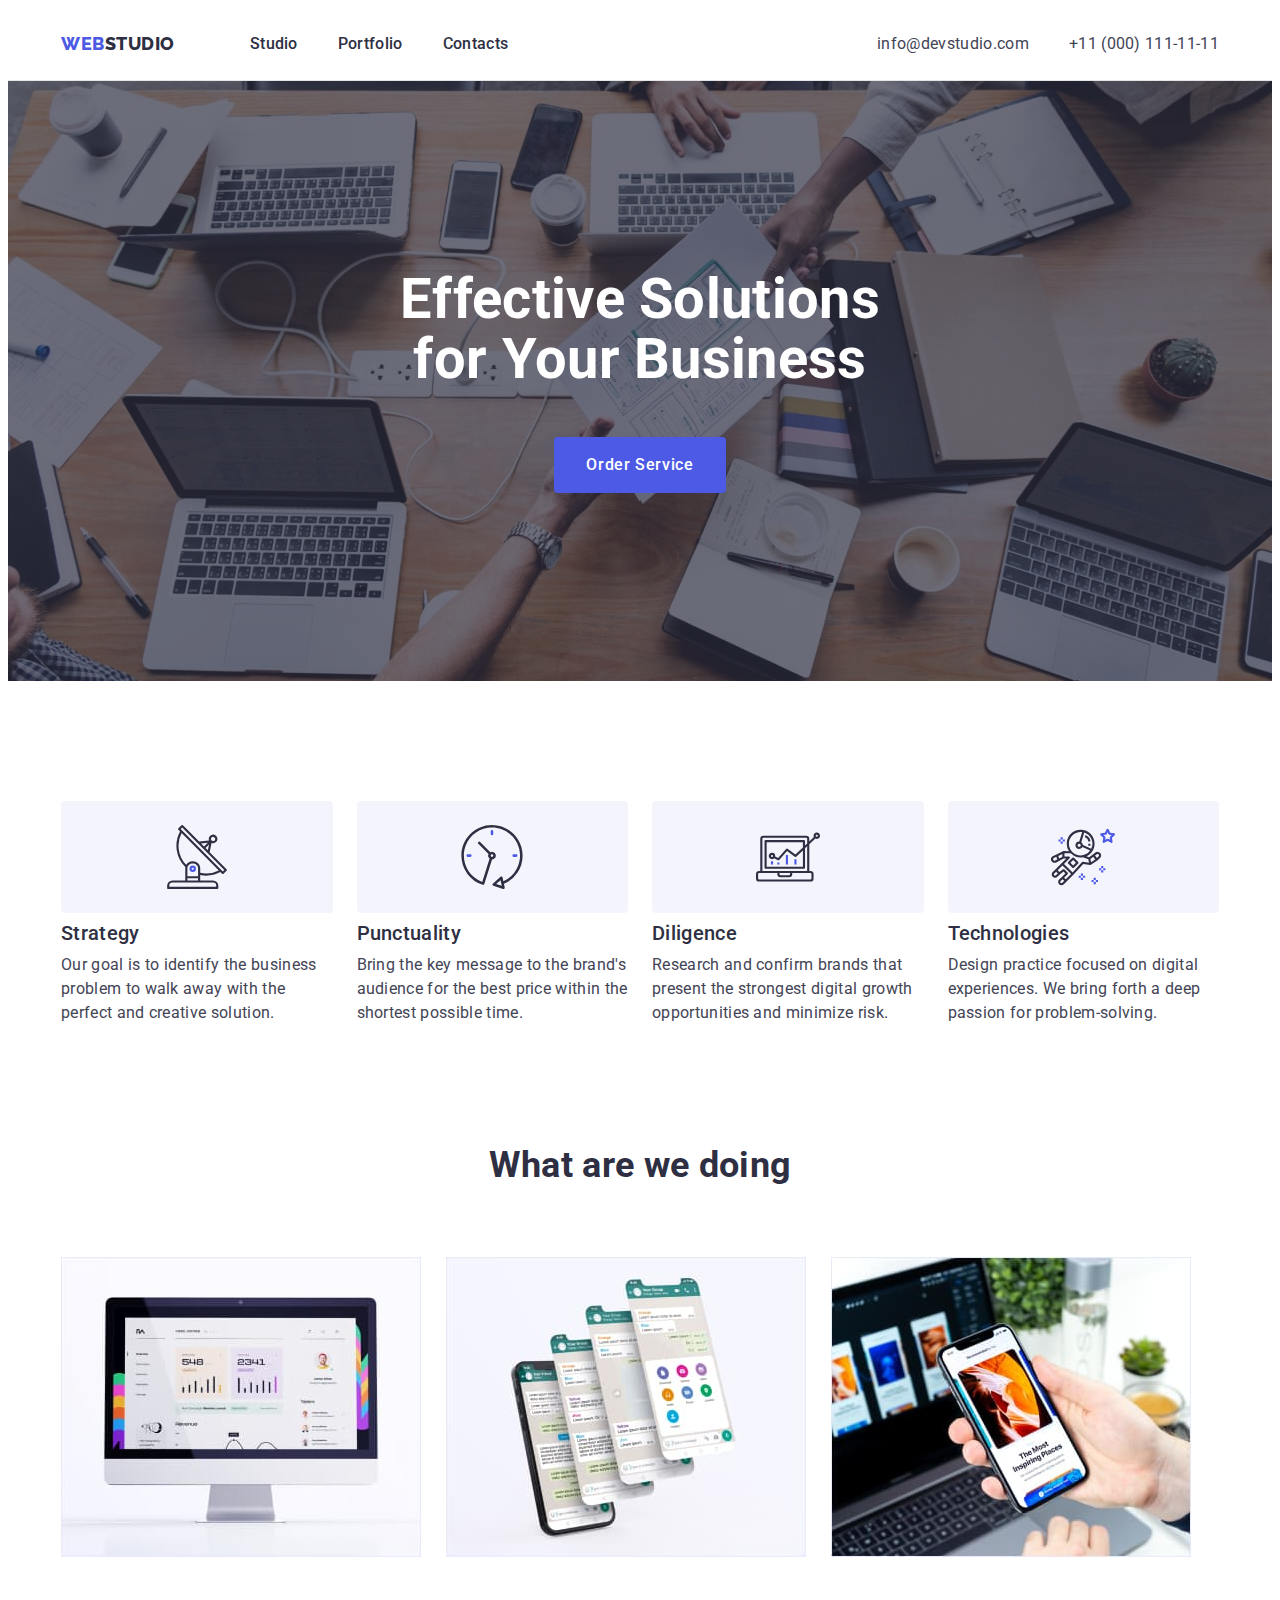
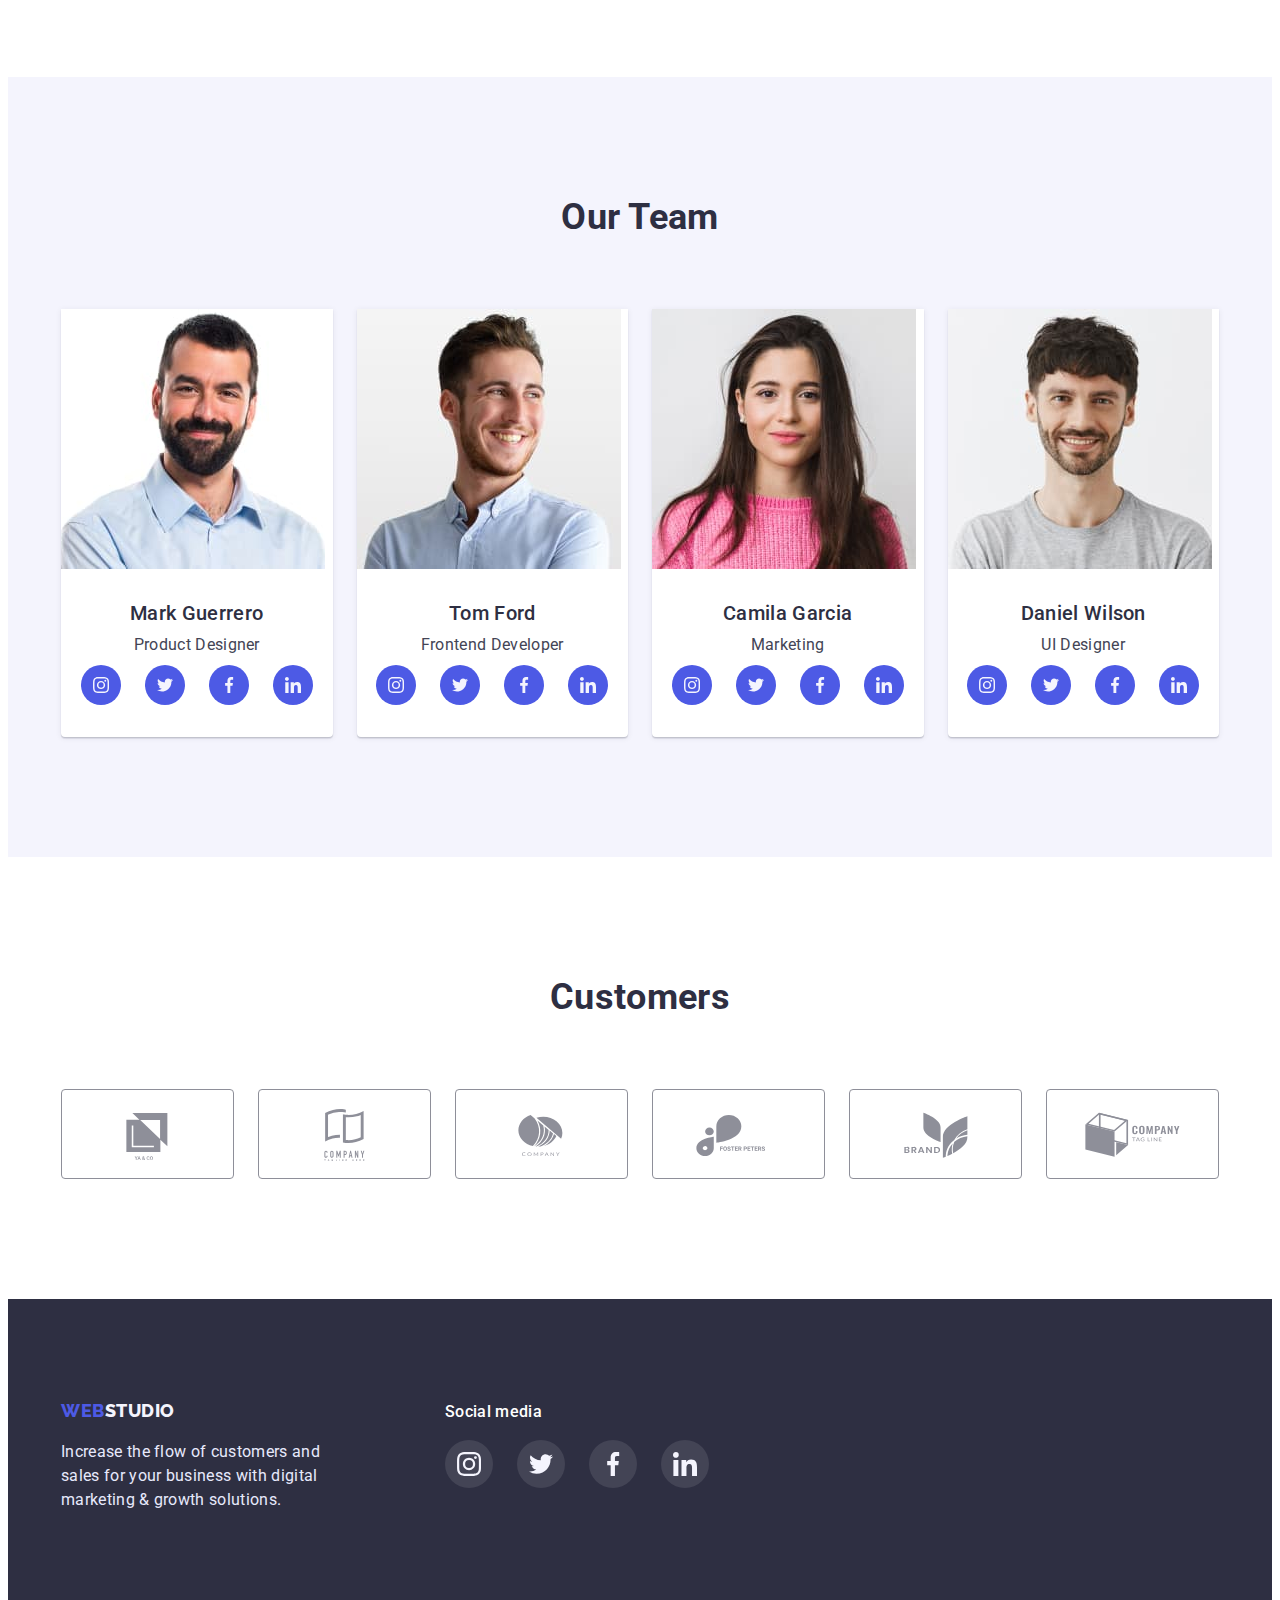
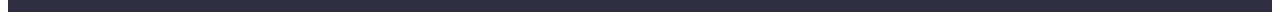
<file: index.html>
<!DOCTYPE html>
<html lang="en">
  <head>
    <meta charset="UTF-8" />
    <meta http-equiv="X-UA-Compatible" content="IE=edge" />
    <meta name="viewport" content="width=device-width, initial-scale=1.0" />
    <link
      rel="stylesheet"
      href="https://cdnjs.cloudflare.com/ajax/libs/modern-normalize/1.1.0/modern-normalize.min.css"
      integrity="sha512-wpPYUAdjBVSE4KJnH1VR1HeZfpl1ub8YT/NKx4PuQ5NmX2tKuGu6U/JRp5y+Y8XG2tV+wKQpNHVUX03MfMFn9Q=="
      crossorigin="anonymous"
      referrerpolicy="no-referrer"
    />
    <link rel="preconnect" href="https://fonts.googleapis.com" />
    <link rel="preconnect" href="https://fonts.gstatic.com" crossorigin />
    <link
      href="https://fonts.googleapis.com/css2?family=Raleway:wght@800&family=Roboto:wght@400;500;700;900&display=swap"
      rel="stylesheet"
    />
    <link rel="stylesheet" href="css/styles.css" />
    <title>Webstudio</title>
  </head>

  <body>
    <header class="header">
      <div class="container header-wrapper">
        <nav class="header-navigation">
          <a href="./index.html" class="header-logo logo"
            ><span class="logo-wrap">WEB</span>STUDIO</a
          >
          <ul class="header-menu menu">
            <li class="menu-item">
              <a href="./index.html" class="menu-link">Studio</a>
            </li>
            <li class="menu-item">
              <a href="./portfolio.html" class="menu-link">Portfolio</a>
            </li>
            <li class="menu-item">
              <a href="" class="menu-link">Contacts</a>
            </li>
          </ul>
        </nav>
        <ul class="header-contacts contacts">
          <li class="contacts-item">
            <a href="mailto:info@devstudio.com" class="contacts-link"
              >info@devstudio.com</a
            >
          </li>
          <li class="contacts-item">
            <a href="tel:+110001111111" class="contacts-link">
              +11 (000) 111-11-11
            </a>
          </li>
        </ul>
      </div>
    </header>
    <main class="main-page">
      <!-- Hero section -->
      <section class="hero section">
        <div class="container">
          <h1 class="main-page-header">
            Effective Solutions for Your Business
          </h1>
          <button type="button" class="hero-btn btn">Order Service</button>
        </div>
      </section>
      <!-- Advantage section -->
      <section class="advantages section">
        <div class="container">
          <h2 class="section-header" hidden>Advantages</h2>
          <ul class="advantages-list">
            <li class="advantages-item">
              <div class="advantages-img">
                <svg class="advantages-icon" width="64" height="64">
                  <use href="./images/icons/sprite.svg#icon-antenna"></use>
                </svg>
              </div>
              <h3 class="advantage-title">Strategy</h3>
              <p class="advantages-text">
                Our goal is to identify the business problem to walk away with
                the perfect and creative solution.
              </p>
            </li>
            <li class="advantages-item">
              <div class="advantages-img">
                <svg class="advantages-icon" width="64" height="64">
                  <use href="./images/icons/sprite.svg#icon-clock"></use>
                </svg>
              </div>
              <h3 class="advantage-title">Punctuality</h3>
              <p class="advantages-text">
                Bring the key message to the brand's audience for the best price
                within the shortest possible time.
              </p>
            </li>
            <li class="advantages-item">
              <div class="advantages-img">
                <svg class="advantages-icon" width="64" height="64">
                  <use href="./images/icons/sprite.svg#icon-diagram"></use>
                </svg>
              </div>
              <h3 class="advantage-title">Diligence</h3>
              <p class="advantages-text">
                Research and confirm brands that present the strongest digital
                growth opportunities and minimize risk.
              </p>
            </li>
            <li class="advantages-item">
              <div class="advantages-img">
                <svg class="advantages-icon" width="64" height="64">
                  <use href="./images/icons/sprite.svg#icon-astronaut"></use>
                </svg>
              </div>
              <h3 class="advantage-title">Technologies</h3>
              <p class="advantages-text">
                Design practice focused on digital experiences. We bring forth a
                deep passion for problem-solving.
              </p>
            </li>
          </ul>
        </div>
      </section>
      <!-- What we are doing section -->
      <section class="skills section">
        <div class="container">
          <h2 class="section-header">What are we doing</h2>
          <ul class="skills-list">
            <li class="skills-item">
              <img
                src="./images/skills/skills-1.jpg"
                alt="Computer with graphics"
                class="skills-img"
                width="360"
                height="300"
              />
            </li>
            <li class="skills-item">
              <img
                src="./images/skills/skills-2.jpg"
                alt="Smartphone with example app"
                class="skills-img"
                width="360"
                height="300"
              />
            </li>
            <li class="skills-item">
              <img
                src="./images/skills/skills-3.jpg"
                alt="Smartphone with example app"
                class="skills-img"
                width="360"
                height="300"
              />
            </li>
          </ul>
        </div>
      </section>
      <!-- Team section -->
      <section class="team section">
        <div class="container">
          <h2 class="section-header">Our Team</h2>
          <ul class="team-list">
            <li class="team-item">
              <img
                src="./images/team/team-1.jpg"
                alt="Man with black hairs and bread"
                class="team-img"
                width="264"
                height="260"
              />
              <div class="team-descr">
                <h3 class="team-title item-title">Mark Guerrero</h3>
                <p class="team-text item-subtitle">Product Designer</p>
                <ul class="team-social social">
                  <li class="social-item">
                    <a href="" class="social-link">
                      <svg class="social-icon" width="16" height="16">
                        <use
                          href="./images/icons/sprite.svg#icon-instagram"
                        ></use>
                      </svg>
                    </a>
                  </li>
                  <li class="social-item">
                    <a href="" class="social-link">
                      <svg class="social-icon" width="16" height="16">
                        <use
                          href="./images/icons/sprite.svg#icon-twitter"
                        ></use>
                      </svg>
                    </a>
                  </li>
                  <li class="social-item">
                    <a href="" class="social-link">
                      <svg class="social-icon" width="16" height="16">
                        <use
                          href="./images/icons/sprite.svg#icon-facebook"
                        ></use>
                      </svg>
                    </a>
                  </li>
                  <li class="social-item">
                    <a href="" class="social-link">
                      <svg class="social-icon" width="16" height="16">
                        <use
                          href="./images/icons/sprite.svg#icon-linkedin"
                        ></use>
                      </svg>
                    </a>
                  </li>
                </ul>
              </div>
            </li>
            <li class="team-item">
              <img
                src="./images/team/team-2.jpg"
                alt="Man with foxy hairs and bread"
                class="team-img"
                width="264"
                height="260"
              />
              <div class="team-descr">
                <h3 class="team-title item-title">Tom Ford</h3>
                <p class="team-text item-subtitle">Frontend Developer</p>
                <ul class="team-social social">
                  <li class="social-item">
                    <a href="" class="social-link">
                      <svg class="social-icon" width="16" height="16">
                        <use
                          href="./images/icons/sprite.svg#icon-instagram"
                        ></use>
                      </svg>
                    </a>
                  </li>
                  <li class="social-item">
                    <a href="" class="social-link">
                      <svg class="social-icon" width="16" height="16">
                        <use
                          href="./images/icons/sprite.svg#icon-twitter"
                        ></use>
                      </svg>
                    </a>
                  </li>
                  <li class="social-item">
                    <a href="" class="social-link">
                      <svg class="social-icon" width="16" height="16">
                        <use
                          href="./images/icons/sprite.svg#icon-facebook"
                        ></use>
                      </svg>
                    </a>
                  </li>
                  <li class="social-item">
                    <a href="" class="social-link">
                      <svg class="social-icon" width="16" height="16">
                        <use
                          href="./images/icons/sprite.svg#icon-linkedin"
                        ></use>
                      </svg>
                    </a>
                  </li>
                </ul>
              </div>
            </li>
            <li class="team-item">
              <img
                src="./images/team/team-3.jpg"
                alt="Wooman with pink sweater and long hairs"
                class="team-img"
                width="264"
                height="260"
              />
              <div class="team-descr">
                <h3 class="team-title item-title">Camila Garcia</h3>
                <p class="team-text item-subtitle">Marketing</p>
                <ul class="team-social social">
                  <li class="social-item">
                    <a href="" class="social-link">
                      <svg class="social-icon" width="16" height="16">
                        <use
                          href="./images/icons/sprite.svg#icon-instagram"
                        ></use>
                      </svg>
                    </a>
                  </li>
                  <li class="social-item">
                    <a href="" class="social-link">
                      <svg class="social-icon" width="16" height="16">
                        <use
                          href="./images/icons/sprite.svg#icon-twitter"
                        ></use>
                      </svg>
                    </a>
                  </li>
                  <li class="social-item">
                    <a href="" class="social-link">
                      <svg class="social-icon" width="16" height="16">
                        <use
                          href="./images/icons/sprite.svg#icon-facebook"
                        ></use>
                      </svg>
                    </a>
                  </li>
                  <li class="social-item">
                    <a href="" class="social-link">
                      <svg class="social-icon" width="16" height="16">
                        <use
                          href="./images/icons/sprite.svg#icon-linkedin"
                        ></use>
                      </svg>
                    </a>
                  </li>
                </ul>
              </div>
            </li>
            <li class="team-item">
              <img
                src="./images/team/team-4.jpg"
                alt="Man with brown hairs and bread"
                class="team-img"
                width="264"
                height="260"
              />
              <div class="team-descr">
                <h3 class="team-title item-title">Daniel Wilson</h3>
                <p class="team-text item-subtitle">UI Designer</p>
                <ul class="team-social social">
                  <li class="social-item">
                    <a href="" class="social-link">
                      <svg class="social-icon" width="16" height="16">
                        <use
                          href="./images/icons/sprite.svg#icon-instagram"
                        ></use>
                      </svg>
                    </a>
                  </li>
                  <li class="social-item">
                    <a href="" class="social-link">
                      <svg class="social-icon" width="16" height="16">
                        <use
                          href="./images/icons/sprite.svg#icon-twitter"
                        ></use>
                      </svg>
                    </a>
                  </li>
                  <li class="social-item">
                    <a href="" class="social-link">
                      <svg class="social-icon" width="16" height="16">
                        <use
                          href="./images/icons/sprite.svg#icon-facebook"
                        ></use>
                      </svg>
                    </a>
                  </li>
                  <li class="social-item">
                    <a href="" class="social-link">
                      <svg class="social-icon" width="16" height="16">
                        <use
                          href="./images/icons/sprite.svg#icon-linkedin"
                        ></use>
                      </svg>
                    </a>
                  </li>
                </ul>
              </div>
            </li>
          </ul>
        </div>
      </section>
      <!-- Customers section -->
      <section class="customers section">
        <div class="container">
          <h2 class="section-header">Customers</h2>
          <ul class="customers-list">
            <li class="customers-item">
              <a href="" class="customers-link">
                <svg class="customers-icon" width="104" height="56">
                  <use href="./images/icons/sprite.svg#icon-logo-1"></use>
                </svg>
              </a>
            </li>
            <li class="customers-item">
              <a href="" class="customers-link">
                <svg class="customers-icon" width="104" height="56">
                  <use href="./images/icons/sprite.svg#icon-logo-2"></use>
                </svg>
              </a>
            </li>
            <li class="customers-item">
              <a href="" class="customers-link">
                <svg class="customers-icon" width="104" height="56">
                  <use href="./images/icons/sprite.svg#icon-logo-3"></use>
                </svg>
              </a>
            </li>
            <li class="customers-item">
              <a href="" class="customers-link">
                <svg class="customers-icon" width="104" height="56">
                  <use href="./images/icons/sprite.svg#icon-logo-4"></use>
                </svg>
              </a>
            </li>
            <li class="customers-item">
              <a href="" class="customers-link">
                <svg class="customers-icon" width="104" height="56">
                  <use href="./images/icons/sprite.svg#icon-logo-5"></use>
                </svg>
              </a>
            </li>
            <li class="customers-item">
              <a href="" class="customers-link">
                <svg class="customers-icon" width="104" height="56">
                  <use href="./images/icons/sprite.svg#icon-logo-6"></use>
                </svg>
              </a>
            </li>
          </ul>
        </div>
      </section>
    </main>
    <footer class="footer">
      <div class="container footer-container">
        <div class="footer-descr">
          <a href="" class="footer-logo logo logo-light"
            ><span class="logo-wrap">WEB</span>STUDIO</a
          >
          <p class="footer-text">
            Increase the flow of customers and sales for your business with
            digital marketing & growth solutions.
          </p>
        </div>
        <div class="footer-social">
          <p class="footer-title">Social media</p>
          <ul class="social">
            <li class="social-item">
              <a href="" class="social-link footer-social-link">
                <svg class="social-icon" width="24" height="24">
                  <use href="./images/icons/sprite.svg#icon-instagram"></use>
                </svg>
              </a>
            </li>
            <li class="social-item">
              <a href="" class="social-link footer-social-link">
                <svg class="social-icon" width="24" height="24">
                  <use href="./images/icons/sprite.svg#icon-twitter"></use>
                </svg>
              </a>
            </li>
            <li class="social-item">
              <a href="" class="social-link footer-social-link">
                <svg class="social-icon" width="24" height="24">
                  <use href="./images/icons/sprite.svg#icon-facebook"></use>
                </svg>
              </a>
            </li>
            <li class="social-item">
              <a href="" class="social-link footer-social-link">
                <svg class="social-icon" width="24" height="24">
                  <use href="./images/icons/sprite.svg#icon-linkedin"></use>
                </svg>
              </a>
            </li>
          </ul>
        </div>
      </div>
    </footer>
  </body>
</html>
</file>
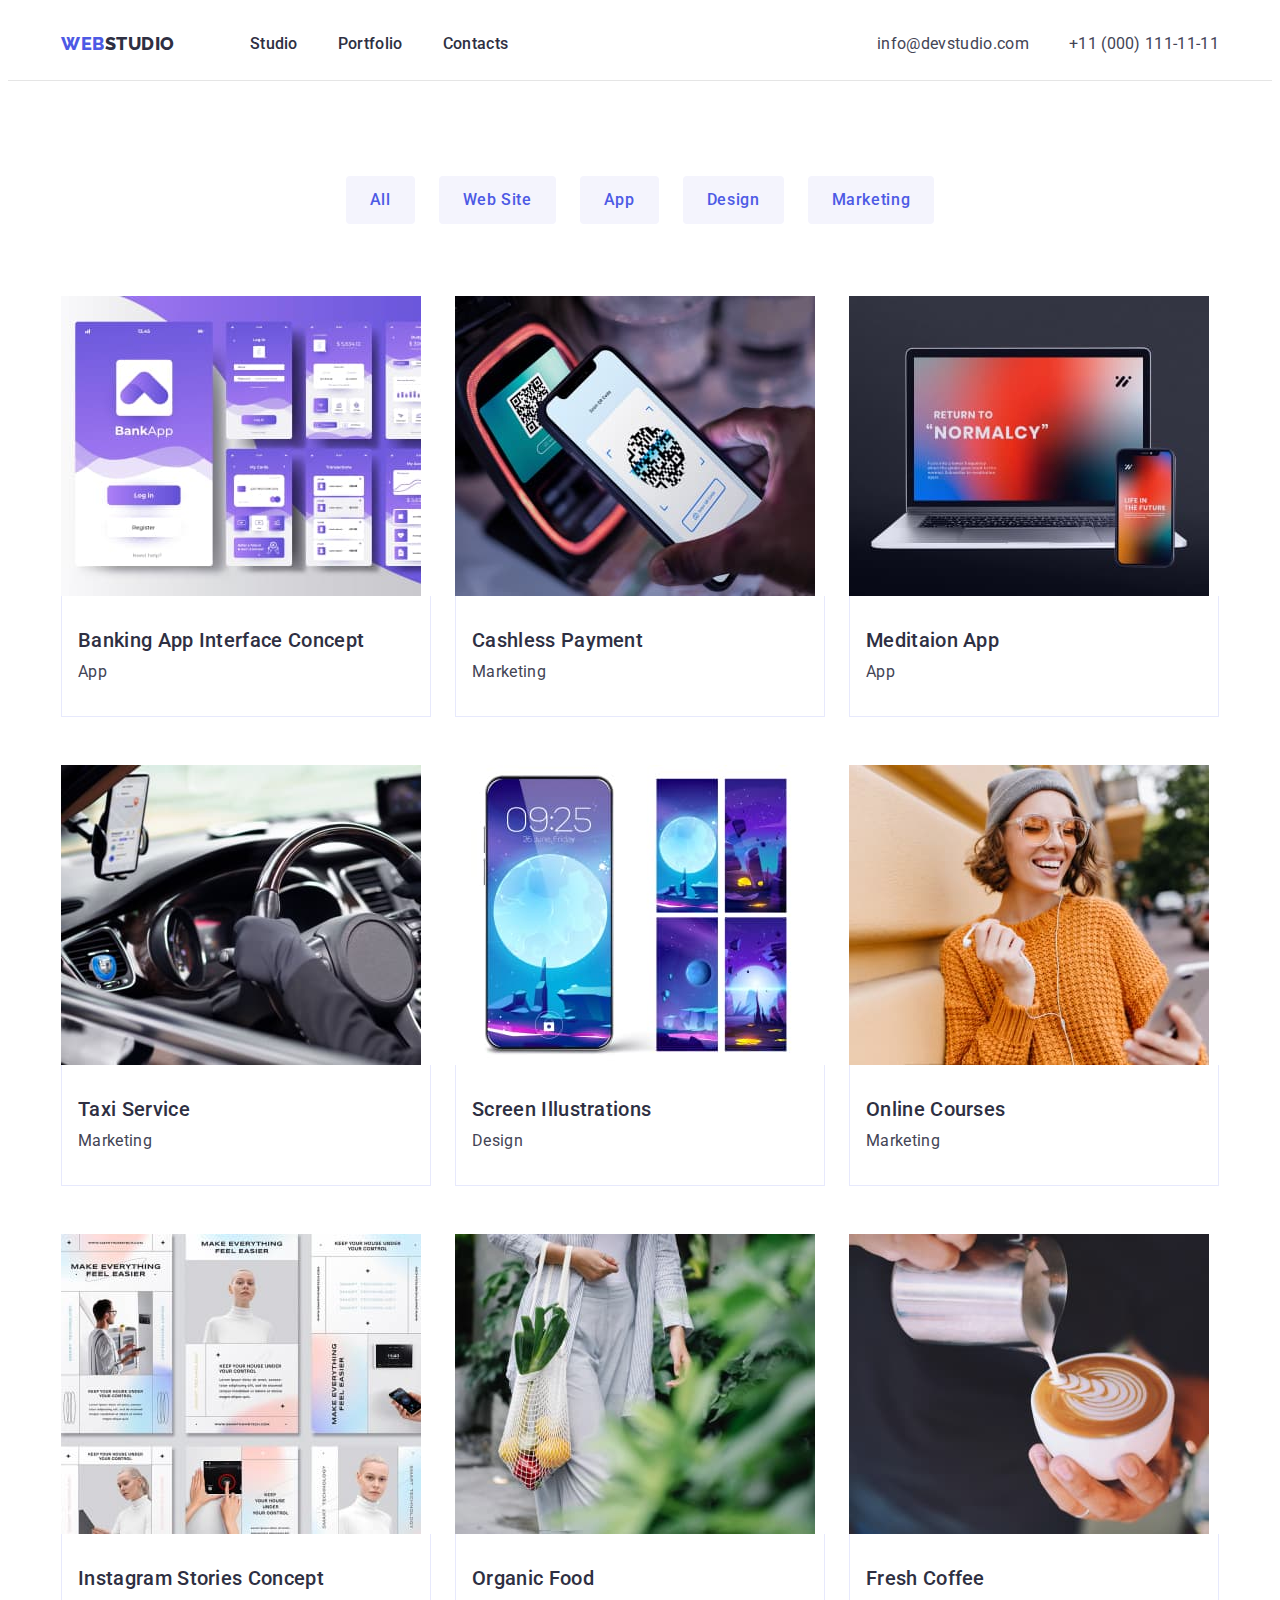
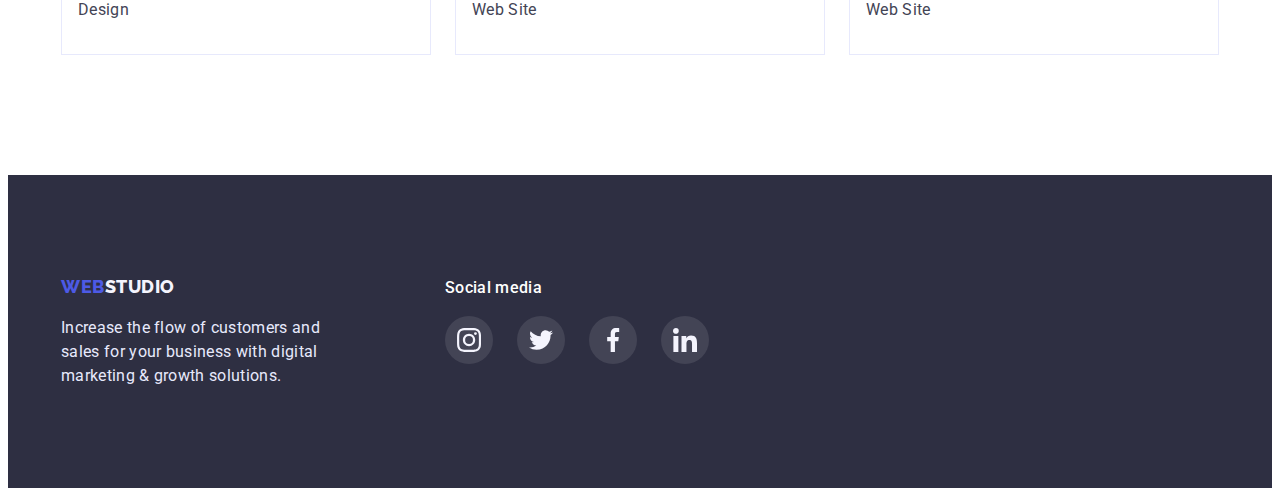
<file: portfolio.html>
<!DOCTYPE html>
<html lang="en">
  <head>
    <meta charset="UTF-8" />
    <meta http-equiv="X-UA-Compatible" content="IE=edge" />
    <meta name="viewport" content="width=device-width, initial-scale=1.0" />
    <link
      rel="stylesheet"
      href="https://cdnjs.cloudflare.com/ajax/libs/modern-normalize/1.1.0/modern-normalize.min.css"
      integrity="sha512-wpPYUAdjBVSE4KJnH1VR1HeZfpl1ub8YT/NKx4PuQ5NmX2tKuGu6U/JRp5y+Y8XG2tV+wKQpNHVUX03MfMFn9Q=="
      crossorigin="anonymous"
      referrerpolicy="no-referrer"
    />
    <link rel="preconnect" href="https://fonts.googleapis.com" />
    <link rel="preconnect" href="https://fonts.gstatic.com" crossorigin />
    <link
      href="https://fonts.googleapis.com/css2?family=Raleway:wght@800&family=Roboto:wght@400;500;700;900&display=swap"
      rel="stylesheet"
    />
    <link rel="stylesheet" href="css/styles.css" />
    <title>Portfolio</title>
  </head>
  <body>
    <!-- Header section -->
    <header class="header">
      <div class="container header-wrapper">
        <nav class="header-navigation">
          <a href="./index.html" class="header-logo logo"
            ><span class="logo-wrap">WEB</span>STUDIO</a
          >
          <ul class="header-menu menu">
            <li class="menu-item">
              <a href="./index.html" class="menu-link">Studio</a>
            </li>
            <li class="menu-item">
              <a href="./portfolio.html" class="menu-link">Portfolio</a>
            </li>
            <li class="menu-item">
              <a href="" class="menu-link">Contacts</a>
            </li>
          </ul>
        </nav>
        <ul class="header-contacts contacts">
          <li class="contacts-item">
            <a href="mailto:info@devstudio.com" class="contacts-link"
              >info@devstudio.com</a
            >
          </li>
          <li class="contacts-item">
            <a href="tel:+110001111111" class="contacts-link">
              +11 (000) 111-11-11
            </a>
          </li>
        </ul>
      </div>
    </header>
    <!-- Portfolio section -->

    <main class="portfolio-page">
      <section class="portfolio section">
        <div class="container">
          <h1 class="portfolio-header" hidden>Portfolio</h1>
          <ul class="portfolio-filters">
            <li class="portfolio-filter">
              <button type="button" class="portfolio-btn btn">All</button>
            </li>
            <li class="portfolio-filter">
              <button type="button" class="portfolio-btn btn">Web Site</button>
            </li>
            <li class="portfolio-filter">
              <button type="button" class="portfolio-btn btn">App</button>
            </li>
            <li class="portfolio-filter">
              <button type="button" class="portfolio-btn btn">Design</button>
            </li>
            <li class="portfolio-filter">
              <button type="button" class="portfolio-btn btn">Marketing</button>
            </li>
          </ul>

          <ul class="portfolio-cards">
            <li class="portfolio-card">
              <a href="#" class="portfolio-link">
                <img
                  src="./images/portfolio/img-1.jpg"
                  alt="Interface of banking app"
                  class="portfolio-img"
                  width="360"
                  height="300"
                />
                <div class="portfolio-descr">
                  <h2 class="portfolio-title item-title">
                    Banking App Interface Concept
                  </h2>
                  <p class="portfolio-tag item-subtitle">App</p>
                </div>
              </a>
            </li>
            <li class="portfolio-card">
              <a href="#" class="portfolio-link">
                <img
                  src="./images/portfolio/img-2.jpg"
                  alt="Cashless payment"
                  class="portfolio-img"
                  width="360"
                  height="300"
                />
                <div class="portfolio-descr">
                  <h2 class="portfolio-title item-title">Cashless Payment</h2>
                  <p class="portfolio-tag item-subtitle">Marketing</p>
                </div>
              </a>
            </li>
            <li class="portfolio-card">
              <a href="#" class="portfolio-link">
                <img
                  src="./images/portfolio/img-3.jpg"
                  alt="Example of meditaion app"
                  class="portfolio-img"
                  width="360"
                  height="300"
                />
                <div class="portfolio-descr">
                  <h2 class="portfolio-title item-title">Meditaion App</h2>
                  <p class="portfolio-tag item-subtitle">App</p>
                </div>
              </a>
            </li>
            <li class="portfolio-card">
              <a href="#" class="portfolio-link">
                <img
                  src="./images/portfolio/img-4.jpg"
                  alt="Man in car with taxi service app"
                  class="portfolio-img"
                  width="360"
                  height="300"
                />
                <div class="portfolio-descr">
                  <h2 class="portfolio-title item-title">Taxi Service</h2>
                  <p class="portfolio-tag item-subtitle">Marketing</p>
                </div>
              </a>
            </li>
            <li class="portfolio-card">
              <a href="#" class="portfolio-link">
                <img
                  src="./images/portfolio/img-5.jpg"
                  alt="Example of screen illustrations"
                  class="portfolio-img"
                  width="360"
                  height="300"
                />
                <div class="portfolio-descr">
                  <h2 class="portfolio-title item-title">
                    Screen Illustrations
                  </h2>
                  <p class="portfolio-tag item-subtitle">Design</p>
                </div>
              </a>
            </li>
            <li class="portfolio-card">
              <a href="#" class="portfolio-link">
                <img
                  src="./images/portfolio/img-6.jpg"
                  alt="Woman listening online courses with headphones"
                  class="portfolio-img"
                  width="360"
                  height="300"
                />
                <div class="portfolio-descr">
                  <h2 class="portfolio-title item-title">Online Courses</h2>
                  <p class="portfolio-tag item-subtitle">Marketing</p>
                </div>
              </a>
            </li>
            <li class="portfolio-card">
              <a href="#" class="portfolio-link">
                <img
                  src="./images/portfolio/img-7.jpg"
                  alt="Interface of instagram stories"
                  class="portfolio-img"
                  width="360"
                  height="300"
                />
                <div class="portfolio-descr">
                  <h2 class="portfolio-title item-title">
                    Instagram Stories Concept
                  </h2>
                  <p class="portfolio-tag item-subtitle">Design</p>
                </div>
              </a>
            </li>
            <li class="portfolio-card">
              <a href="#" class="portfolio-link">
                <img
                  src="./images/portfolio/img-8.jpg"
                  alt="Woman with food in bag"
                  class="portfolio-img"
                  width="360"
                  height="300"
                />
                <div class="portfolio-descr">
                  <h2 class="portfolio-title item-title">Organic Food</h2>
                  <p class="portfolio-tag item-subtitle">Web Site</p>
                </div>
              </a>
            </li>
            <li class="portfolio-card">
              <a href="#" class="portfolio-link">
                <img
                  src="./images/portfolio/img-9.jpg"
                  alt="Barista making coffe"
                  class="portfolio-img"
                  width="360"
                  height="300"
                />
                <div class="portfolio-descr">
                  <h2 class="portfolio-title item-title">Fresh Coffee</h2>
                  <p class="portfolio-tag item-subtitle">Web Site</p>
                </div>
              </a>
            </li>
          </ul>
        </div>
      </section>
    </main>

    <!-- Footer section -->
    <footer class="footer">
      <div class="container footer-container">
        <div class="footer-descr">
          <a href="" class="footer-logo logo logo-light"
            ><span class="logo-wrap">WEB</span>STUDIO</a
          >
          <p class="footer-text">
            Increase the flow of customers and sales for your business with
            digital marketing & growth solutions.
          </p>
        </div>
        <div class="footer-social">
          <p class="footer-title">Social media</p>
          <ul class="social">
            <li class="social-item">
              <a href="" class="social-link footer-social-link">
                <svg class="social-icon" width="24" height="24">
                  <use href="./images/icons/sprite.svg#icon-instagram"></use>
                </svg>
              </a>
            </li>
            <li class="social-item">
              <a href="" class="social-link footer-social-link">
                <svg class="social-icon" width="24" height="24">
                  <use href="./images/icons/sprite.svg#icon-twitter"></use>
                </svg>
              </a>
            </li>
            <li class="social-item">
              <a href="" class="social-link footer-social-link">
                <svg class="social-icon" width="24" height="24">
                  <use href="./images/icons/sprite.svg#icon-facebook"></use>
                </svg>
              </a>
            </li>
            <li class="social-item">
              <a href="" class="social-link footer-social-link">
                <svg class="social-icon" width="24" height="24">
                  <use href="./images/icons/sprite.svg#icon-linkedin"></use>
                </svg>
              </a>
            </li>
          </ul>
        </div>
      </div>
    </footer>
  </body>
</html>
</file>
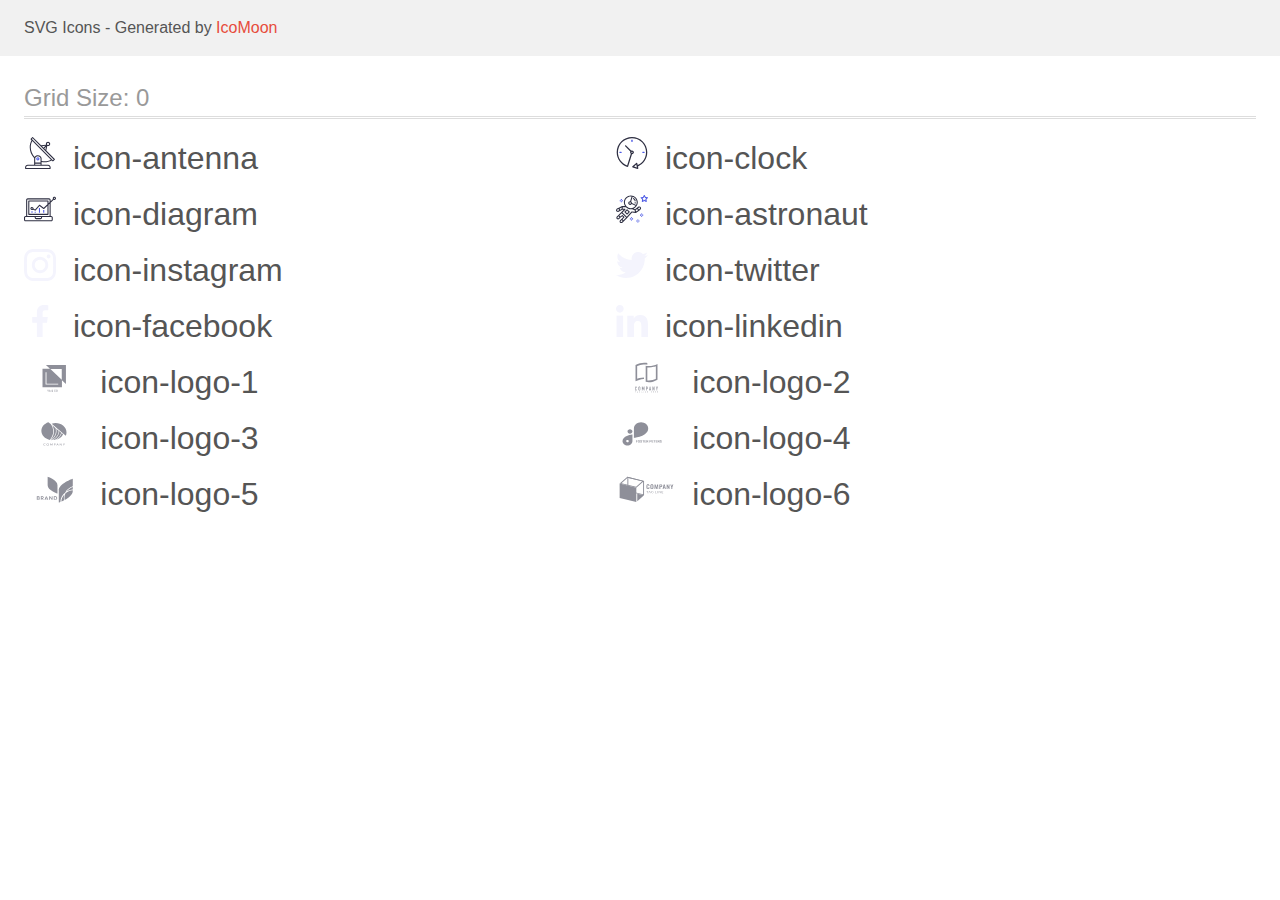
<file: images/icons/icomoon/demo.html>
<!doctype html>
<html>
<head>
    <title>IcoMoon - SVG Icons</title>
    <meta charset="utf-8">
    <meta name="viewport" content="width=device-width, initial-scale=1">
    <link rel="stylesheet" href="demo-files/demo.css">
    <link rel="stylesheet" href="style.css">
</head>
<body>
<svg aria-hidden="true" style="position: absolute; width: 0; height: 0; overflow: hidden;" version="1.1" xmlns="http://www.w3.org/2000/svg" xmlns:xlink="http://www.w3.org/1999/xlink">
<defs>
<symbol id="icon-antenna" viewBox="0 0 32 32">
<path fill="#2e2f42" style="fill: var(--color1, #2e2f42)" d="M30.773 22.098l-8.443-8.505 0.937-4.615c0.242 0.094 0.499 0.144 0.758 0.146h0.006c1.192 0.014 2.17-0.941 2.184-2.133s-0.941-2.17-2.133-2.184c-1.192-0.014-2.17 0.941-2.184 2.133-0.003 0.255 0.039 0.509 0.125 0.749l-4.96 0.605-8.091-8.133c-0.099-0.101-0.235-0.159-0.377-0.16-0.14 0.001-0.274 0.056-0.373 0.155l-1.513 1.504c-0.208 0.208-0.208 0.546 0 0.754l0.814 0.826c-3.153 5.798-2.129 12.978 2.519 17.663 0.043 0.041 0.092 0.074 0.146 0.098-0.034 0.18-0.051 0.364-0.052 0.547v6.187h-6.4c-1.472 0.002-2.665 1.195-2.667 2.667v1.067c0 0.295 0.239 0.533 0.533 0.533h24.533c0.295 0 0.533-0.239 0.533-0.533v-1.067c-0.002-1.472-1.195-2.665-2.667-2.667h-6.4v-2.742c1.003 0.21 2.024 0.317 3.049 0.32 2.458-0.003 4.877-0.615 7.040-1.783l0.818 0.823c0.099 0.101 0.235 0.159 0.377 0.16 0.14-0.001 0.274-0.056 0.373-0.155l1.513-1.504c0.208-0.208 0.208-0.546 0-0.754zM23.28 6.233c0.418-0.415 1.093-0.414 1.509 0.004s0.414 1.093-0.004 1.508c-0.2 0.199-0.47 0.31-0.752 0.31h-0.003c-0.589-0.003-1.064-0.483-1.061-1.072 0.002-0.282 0.115-0.552 0.314-0.751h-0.002zM22.024 9.738l-0.598 2.946-1.175-1.182 1.774-1.763zM21.419 8.836l-1.92 1.909-1.485-1.493 3.405-0.415zM24.004 28.8c0.884 0 1.6 0.716 1.6 1.6v0.533h-23.467v-0.533c0-0.884 0.716-1.6 1.6-1.6h20.267zM16.537 26.667v1.067h-5.333v-1.067h5.333zM11.204 25.6v-4.053c0-1.294 1.196-2.347 2.667-2.347s2.667 1.053 2.667 2.347v4.053h-5.333zM17.604 23.904v-2.357c0-1.882-1.675-3.413-3.733-3.413-1.331-0.020-2.576 0.657-3.281 1.786-4.058-4.274-4.971-10.645-2.279-15.887l18.602 18.708c-2.872 1.461-6.165 1.873-9.309 1.163zM28.893 23.22l-21.057-21.181 0.755-0.752 7.935 7.98c0.004 0 0.006 0.007 0.010 0.010l13.115 13.191-0.757 0.752z"></path>
<path fill="#4d5ae5" style="fill: var(--color2, #4d5ae5)" d="M13.876 20.267h-0.005c-0.884-0.001-1.601 0.714-1.602 1.598s0.714 1.601 1.598 1.602h0.005c0.884 0.001 1.601-0.714 1.602-1.598s-0.714-1.601-1.598-1.602zM14.249 22.245c-0.1 0.1-0.236 0.156-0.378 0.155-0.295-0.002-0.532-0.242-0.531-0.536 0.001-0.141 0.057-0.276 0.157-0.375s0.233-0.154 0.373-0.155c0.295 0.002 0.532 0.242 0.531 0.536-0.001 0.141-0.057 0.276-0.157 0.375h0.005z"></path>
</symbol>
<symbol id="icon-clock" viewBox="0 0 32 32">
<path fill="#2e2f42" style="fill: var(--color1, #2e2f42)" d="M31.297 15.301c-0.002-8.452-6.855-15.303-15.308-15.301s-15.303 6.855-15.301 15.308c0.001 6.658 4.307 12.551 10.649 14.576 0.061 0.019 0.124 0.029 0.187 0.029 0.121-0 0.239-0.032 0.342-0.094 0.135-0.080 0.236-0.207 0.283-0.356l3.865-12.25c1.057-0.005 1.909-0.866 1.903-1.923s-0.866-1.909-1.923-1.903c-0.284 0.001-0.565 0.067-0.82 0.191l-5.106-5.107c-0.253-0.245-0.657-0.238-0.902 0.016-0.239 0.247-0.239 0.639 0 0.886l5.103 5.109c-0.392 0.799-0.168 1.764 0.536 2.309l-3.683 11.673c-7.278-2.681-11.004-10.754-8.323-18.032s10.754-11.004 18.032-8.323c7.278 2.681 11.004 10.754 8.323 18.032-1.31 3.556-4.001 6.431-7.462 7.973l-0.398-1.874c-0.073-0.345-0.411-0.565-0.756-0.492-0.109 0.023-0.209 0.074-0.293 0.148l-3.837 3.426c-0.263 0.234-0.287 0.637-0.052 0.9 0.076 0.085 0.174 0.149 0.283 0.184l4.899 1.564c0.335 0.108 0.694-0.077 0.802-0.412 0.034-0.106 0.040-0.219 0.017-0.328l-0.391-1.839c5.664-2.388 9.342-7.942 9.329-14.089zM15.992 14.664c0.352 0 0.638 0.286 0.638 0.638s-0.286 0.638-0.638 0.638c-0.352 0-0.638-0.285-0.638-0.638s0.285-0.638 0.638-0.638zM18.093 29.528l2.184-1.948 0.603 2.84-2.787-0.892z"></path>
<path fill="#4d5ae5" style="fill: var(--color2, #4d5ae5)" d="M15.354 3.185v1.275c0 0.352 0.285 0.638 0.638 0.638s0.638-0.285 0.638-0.638v-1.275c0-0.352-0.286-0.638-0.638-0.638s-0.638 0.286-0.638 0.638z"></path>
<path fill="#4d5ae5" style="fill: var(--color2, #4d5ae5)" d="M3.876 14.664c-0.352 0-0.638 0.286-0.638 0.638s0.285 0.638 0.638 0.638h1.275c0.352 0 0.638-0.285 0.638-0.638s-0.285-0.638-0.638-0.638h-1.275z"></path>
<path fill="#4d5ae5" style="fill: var(--color2, #4d5ae5)" d="M28.108 15.939c0.352 0 0.638-0.285 0.638-0.638s-0.285-0.638-0.638-0.638h-1.275c-0.352 0-0.638 0.286-0.638 0.638s0.286 0.638 0.638 0.638h1.275z"></path>
</symbol>
<symbol id="icon-diagram" viewBox="0 0 32 32">
<path fill="#4d5ae5" style="fill: var(--color2, #4d5ae5)" d="M14.926 14.965h1.066v4.798h-1.066v-4.797z"></path>
<path fill="#4d5ae5" style="fill: var(--color2, #4d5ae5)" d="M19.19 17.097h1.066v2.665h-1.066v-2.665z"></path>
<path fill="#4d5ae5" style="fill: var(--color2, #4d5ae5)" d="M10.661 18.696h1.066v1.066h-1.066v-1.066z"></path>
<path fill="#4d5ae5" style="fill: var(--color2, #4d5ae5)" d="M7.463 18.163h1.066v1.599h-1.066v-1.599z"></path>
<path fill="#2e2f42" style="fill: var(--color1, #2e2f42)" d="M1.599 28.291h25.587c0.883 0 1.599-0.716 1.599-1.599v-2.132c0-0.883-0.716-1.599-1.599-1.599h-0.533v-13.293l3.028-2.868c0.703 0.346 1.553 0.136 2.013-0.499s0.396-1.508-0.152-2.068-1.42-0.644-2.065-0.198c-0.644 0.446-0.873 1.292-0.542 2.002l-2.281 2.163v-1.23c0-0.883-0.716-1.599-1.599-1.599h-21.322c-0.883 0-1.599 0.716-1.599 1.599v15.992h-0.533c-0.883 0-1.599 0.716-1.599 1.599v2.132c0 0.883 0.716 1.599 1.599 1.599zM30.384 4.837c0.294 0 0.533 0.239 0.533 0.533s-0.239 0.533-0.533 0.533c-0.294 0-0.533-0.239-0.533-0.533s0.239-0.533 0.533-0.533zM3.198 6.969c0-0.294 0.239-0.533 0.533-0.533h21.322c0.294 0 0.533 0.239 0.533 0.533v2.239l-1.066 1.013v-2.186c0-0.294-0.239-0.533-0.533-0.533h-19.19c-0.294 0-0.533 0.239-0.533 0.533v13.326c0 0.294 0.239 0.533 0.533 0.533h19.19c0.294 0 0.533-0.239 0.533-0.533v-9.674l1.066-1.010v12.284h-22.388v-15.992zM7.996 13.899c-0.721-0.002-1.354 0.478-1.546 1.174s0.105 1.433 0.725 1.801c0.62 0.368 1.41 0.276 1.928-0.226l1.853 0.93c0.215 0.108 0.476 0.057 0.636-0.123l3.939-4.431 3.872 2.901c0.208 0.156 0.498 0.139 0.686-0.039l3.365-3.188v8.131h-18.124v-12.26h18.124v2.66l-3.771 3.572-3.904-2.927c-0.222-0.166-0.534-0.135-0.718 0.072l-3.993 4.493-1.493-0.746c0.011-0.064 0.018-0.129 0.020-0.193 0-0.883-0.716-1.599-1.599-1.599zM8.529 15.498c0 0.294-0.239 0.533-0.533 0.533s-0.533-0.239-0.533-0.533c0-0.294 0.239-0.533 0.533-0.533s0.533 0.239 0.533 0.533zM11.727 24.027h5.331v0.533c0 0.294-0.239 0.533-0.533 0.533h-4.264c-0.294 0-0.533-0.239-0.533-0.533v-0.533zM1.066 24.56c0-0.294 0.239-0.533 0.533-0.533h9.062v0.533c0 0.883 0.716 1.599 1.599 1.599h4.264c0.883 0 1.599-0.716 1.599-1.599v-0.533h9.062c0.294 0 0.533 0.239 0.533 0.533v2.132c0 0.294-0.239 0.533-0.533 0.533h-25.587c-0.294 0-0.533-0.239-0.533-0.533v-2.132z"></path>
</symbol>
<symbol id="icon-astronaut" viewBox="0 0 32 32">
<path fill="#4d5ae5" style="fill: var(--color2, #4d5ae5)" d="M31.974 4.524c-0.063-0.193-0.229-0.333-0.43-0.363l-1.91-0.278-0.855-1.731c-0.179-0.365-0.777-0.365-0.956 0l-0.855 1.731-1.91 0.278c-0.201 0.029-0.367 0.17-0.431 0.363-0.062 0.193-0.011 0.405 0.135 0.547l1.383 1.348-0.326 1.903c-0.034 0.2 0.048 0.402 0.212 0.522 0.166 0.121 0.382 0.135 0.562 0.040l1.709-0.899 1.709 0.899c0.078 0.041 0.164 0.061 0.249 0.061 0.11 0 0.221-0.034 0.314-0.102 0.164-0.119 0.246-0.322 0.212-0.522l-0.326-1.903 1.383-1.348c0.145-0.142 0.197-0.354 0.135-0.547zM29.511 5.851c-0.125 0.122-0.183 0.299-0.153 0.472l0.191 1.114-1-0.526c-0.078-0.041-0.163-0.061-0.249-0.061s-0.17 0.020-0.249 0.061l-1.001 0.526 0.191-1.114c0.030-0.173-0.028-0.349-0.153-0.472l-0.81-0.789 1.119-0.163c0.174-0.025 0.324-0.134 0.402-0.292l0.5-1.013 0.5 1.013c0.078 0.157 0.228 0.267 0.402 0.292l1.119 0.163-0.809 0.789z"></path>
<path fill="#4d5ae5" style="fill: var(--color2, #4d5ae5)" d="M26.134 20.522h-1.067v1.067h1.067v-1.067z"></path>
<path fill="#4d5ae5" style="fill: var(--color2, #4d5ae5)" d="M26.134 22.656h-1.067v1.067h1.067v-1.067z"></path>
<path fill="#4d5ae5" style="fill: var(--color2, #4d5ae5)" d="M27.2 21.589h-1.067v1.067h1.067v-1.067z"></path>
<path fill="#4d5ae5" style="fill: var(--color2, #4d5ae5)" d="M25.067 21.589h-1.067v1.067h1.067v-1.067z"></path>
<path fill="#4d5ae5" style="fill: var(--color2, #4d5ae5)" d="M22.4 26.389h-1.067v1.067h1.067v-1.067z"></path>
<path fill="#4d5ae5" style="fill: var(--color2, #4d5ae5)" d="M22.4 28.522h-1.067v1.067h1.067v-1.067z"></path>
<path fill="#4d5ae5" style="fill: var(--color2, #4d5ae5)" d="M23.467 27.456h-1.067v1.067h1.067v-1.067z"></path>
<path fill="#4d5ae5" style="fill: var(--color2, #4d5ae5)" d="M21.333 27.456h-1.067v1.067h1.067v-1.067z"></path>
<path fill="#4d5ae5" style="fill: var(--color2, #4d5ae5)" d="M16 24.256h-1.067v1.067h1.067v-1.067z"></path>
<path fill="#4d5ae5" style="fill: var(--color2, #4d5ae5)" d="M16 26.389h-1.067v1.067h1.067v-1.067z"></path>
<path fill="#4d5ae5" style="fill: var(--color2, #4d5ae5)" d="M17.067 25.322h-1.067v1.067h1.067v-1.067z"></path>
<path fill="#4d5ae5" style="fill: var(--color2, #4d5ae5)" d="M14.933 25.322h-1.067v1.067h1.067v-1.067z"></path>
<path fill="#4d5ae5" style="fill: var(--color2, #4d5ae5)" d="M5.867 6.122h-1.067v1.067h1.067v-1.067z"></path>
<path fill="#4d5ae5" style="fill: var(--color2, #4d5ae5)" d="M5.867 8.255h-1.067v1.067h1.067v-1.067z"></path>
<path fill="#4d5ae5" style="fill: var(--color2, #4d5ae5)" d="M6.933 7.189h-1.067v1.067h1.067v-1.067z"></path>
<path fill="#4d5ae5" style="fill: var(--color2, #4d5ae5)" d="M4.8 7.189h-1.067v1.067h1.067v-1.067z"></path>
<path fill="#2e2f42" style="fill: var(--color1, #2e2f42)" d="M24.715 14.159c-0.287-0.388-0.709-0.637-1.188-0.705-0.481-0.068-0.956 0.058-1.34 0.352l-1.252 0.96-1.898 1.417-1.358-0.541c2.421-1.086 4.114-3.508 4.114-6.32 0-3.823-3.123-6.933-6.961-6.933s-6.961 3.11-6.961 6.933c0 1.386 0.414 2.674 1.12 3.758l-2.764-0.024c-0.002 0-0.003 0-0.005 0-0.009 0-0.015 0.004-0.023 0.005-0.053 0.002-0.105 0.013-0.155 0.031-0.013 0.005-0.026 0.008-0.038 0.013-0.006 0.003-0.013 0.003-0.019 0.006l-3.233 1.596c-0.001 0-0.001 0-0.001 0.001l-1.893 0.911c-0.021 0.009-0.042 0.021-0.063 0.035-0.755 0.502-1.012 1.489-0.598 2.295 0.22 0.429 0.595 0.745 1.056 0.889 0.178 0.055 0.359 0.083 0.539 0.083 0.29 0 0.577-0.071 0.839-0.211l1.388-0.738 2.264-1.169 1.357-0.008-5.442 5.416c-0.001 0.001-0.001 0.001-0.002 0.001l-1.339 1.333c-0.316 0.315-0.49 0.732-0.49 1.178s0.174 0.863 0.49 1.179c0.325 0.323 0.752 0.485 1.179 0.485s0.854-0.162 1.18-0.485l1.314-1.309 1.741-1.3 0.901 0.897-1.762 1.754c-0 0.001-0.001 0.001-0.002 0.001l-1.339 1.333c-0.316 0.315-0.49 0.732-0.49 1.178s0.174 0.863 0.49 1.179c0.325 0.323 0.753 0.485 1.18 0.485s0.855-0.162 1.18-0.485l3.482-3.467c0.001-0.001 0.001-0.001 0.001-0.002l1.010-1-0.004-0.004c0.006-0.006 0.015-0.009 0.022-0.015l5.166-5.658 3.471 0.494c0.025 0.004 0.050 0.005 0.075 0.005 0.065 0 0.127-0.015 0.187-0.038 0.018-0.006 0.033-0.015 0.050-0.023 0.019-0.010 0.039-0.015 0.058-0.027l3.213-2.133c0.012-0.008 0.018-0.021 0.029-0.029 0.013-0.010 0.029-0.014 0.041-0.026l1.271-1.191c0.662-0.62 0.753-1.635 0.212-2.362zM2.13 17.77c-0.173 0.093-0.37 0.111-0.558 0.052-0.187-0.058-0.338-0.186-0.427-0.358-0.161-0.314-0.068-0.695 0.214-0.902l1.314-0.632 0.449 1.313-0.992 0.527zM5.628 15.942l-1.548 0.8-0.439-1.283 2.027-1.001-0.040 1.484zM20.727 9.322c0 0.918-0.219 1.785-0.599 2.559l-4.181-1.899c-0.044-0.573-0.341-1.075-0.788-1.388l1.464-4.86c2.378 0.756 4.105 2.974 4.105 5.588zM8.938 9.322c0-3.235 2.644-5.867 5.894-5.867 0.253 0 0.5 0.021 0.745 0.052l-1.432 4.754c-0.019-0.001-0.037-0.006-0.057-0.006-1.033 0-1.873 0.837-1.873 1.867s0.84 1.867 1.873 1.867c0.694 0 1.294-0.383 1.618-0.945l3.862 1.755c-1.075 1.446-2.795 2.39-4.737 2.39-3.25 0-5.894-2.632-5.894-5.867zM14.894 10.122c0 0.441-0.362 0.8-0.806 0.8s-0.806-0.359-0.806-0.8c0-0.441 0.362-0.8 0.806-0.8s0.806 0.359 0.806 0.8zM2.465 25.146c-0.236 0.234-0.619 0.234-0.854 0.001-0.114-0.114-0.176-0.263-0.176-0.423s0.062-0.309 0.176-0.421l0.962-0.958 0.851 0.848-0.959 0.955zM5.679 28.88c-0.236 0.234-0.619 0.235-0.855 0.001-0.114-0.114-0.176-0.263-0.176-0.423s0.062-0.309 0.176-0.421l0.963-0.959 0.852 0.848-0.96 0.955zM9.16 25.411c-0.001 0-0.001 0-0.002 0.001l-1.765 1.76-0.852-0.848 1.763-1.755c0 0 0 0 0-0s0.001-0.001 0.002-0.001c0.040-0.040 0.065-0.088 0.090-0.135 0.007-0.014 0.020-0.026 0.026-0.040 0.017-0.041 0.019-0.085 0.026-0.129 0.003-0.025 0.014-0.047 0.014-0.073 0-0.036-0.013-0.070-0.020-0.106-0.006-0.032-0.006-0.065-0.019-0.095-0.020-0.050-0.055-0.094-0.091-0.138-0.010-0.012-0.014-0.027-0.025-0.038 0 0 0 0-0.001 0s-0.001-0.002-0.001-0.002l-1.607-1.6c-0.017-0.017-0.039-0.024-0.058-0.038-0.028-0.022-0.055-0.042-0.087-0.058-0.030-0.015-0.061-0.024-0.093-0.033-0.034-0.010-0.067-0.017-0.103-0.020-0.033-0.002-0.063 0.001-0.095 0.005-0.036 0.004-0.069 0.009-0.104 0.020-0.034 0.011-0.063 0.027-0.094 0.045-0.020 0.011-0.042 0.015-0.061 0.029l-1.773 1.324-0.901-0.897 2.399-2.386 4.361 4.289-0.928 0.919zM15.979 18.394c-0.015-0.002-0.030 0.004-0.045 0.003-0.039-0.002-0.076 0.001-0.115 0.007-0.030 0.005-0.059 0.011-0.088 0.021-0.034 0.012-0.065 0.028-0.097 0.047-0.030 0.018-0.057 0.037-0.083 0.061-0.013 0.011-0.028 0.017-0.040 0.029l-4.698 5.146-4.328-4.257 2.833-2.818c0.209-0.208 0.21-0.546 0.002-0.755-0.105-0.105-0.243-0.157-0.381-0.156v-0.001l-2.219 0.013 0.028-1.607 3.104 0.027c1.265 1.294 3.029 2.101 4.981 2.101 0.437 0 0.864-0.045 1.279-0.123 0.040 0.032 0.079 0.065 0.13 0.085l2.41 0.96 0.152 0.758 0.178 0.885-3.003-0.427zM20.020 18.572l-0.313-1.558 1.446-1.080 0.947 1.257-2.080 1.381zM23.774 15.741l-0.838 0.785-0.931-1.236 0.831-0.637c0.155-0.119 0.351-0.168 0.543-0.143 0.193 0.027 0.364 0.128 0.48 0.284 0.217 0.292 0.18 0.699-0.085 0.947z"></path>
<path fill="#2e2f42" style="fill: var(--color1, #2e2f42)" d="M13.602 18.544l-2.143-2.133c-0.207-0.207-0.545-0.207-0.753 0l-2.142 2.133c-0.1 0.101-0.157 0.236-0.157 0.378s0.056 0.278 0.157 0.378l2.142 2.133c0.104 0.103 0.241 0.155 0.377 0.155s0.273-0.052 0.376-0.155l2.143-2.133c0.1-0.1 0.157-0.236 0.157-0.378s-0.057-0.278-0.157-0.378zM11.083 20.303l-1.387-1.381 1.387-1.381 1.387 1.381-1.387 1.381z"></path>
<path fill="#2e2f42" style="fill: var(--color1, #2e2f42)" d="M17.164 5.071l-0.258 1.036c0.071 0.018 1.738 0.452 1.738 2.149h1.067c-0-2.017-1.666-2.965-2.547-3.185z"></path>
<path fill="#2e2f42" style="fill: var(--color1, #2e2f42)" d="M19.711 9.322h-1.067v1.067h1.067v-1.067z"></path>
</symbol>
<symbol id="icon-instagram" viewBox="0 0 32 32">
<path fill="#f4f4fd" style="fill: var(--color3, #f4f4fd)" d="M31.969 9.408c-0.075-1.7-0.35-2.869-0.744-3.882-0.406-1.075-1.031-2.038-1.85-2.838-0.8-0.813-1.769-1.444-2.832-1.844-1.019-0.394-2.182-0.669-3.882-0.744-1.713-0.081-2.257-0.1-6.601-0.1s-4.888 0.019-6.595 0.094c-1.7 0.075-2.869 0.35-3.882 0.744-1.075 0.406-2.038 1.031-2.838 1.85-0.813 0.8-1.444 1.769-1.844 2.832-0.394 1.019-0.669 2.182-0.744 3.882-0.081 1.713-0.1 2.257-0.1 6.601s0.019 4.888 0.094 6.595c0.075 1.7 0.35 2.869 0.744 3.882 0.406 1.075 1.038 2.038 1.85 2.838 0.8 0.813 1.769 1.444 2.832 1.844 1.019 0.394 2.182 0.669 3.882 0.744 1.706 0.075 2.25 0.094 6.595 0.094s4.888-0.018 6.595-0.094c1.7-0.075 2.869-0.35 3.882-0.744 2.151-0.831 3.851-2.532 4.682-4.682 0.394-1.019 0.669-2.182 0.744-3.882 0.075-1.707 0.094-2.251 0.094-6.595s-0.006-4.888-0.081-6.595zM29.087 22.473c-0.069 1.563-0.331 2.407-0.55 2.969-0.538 1.394-1.644 2.501-3.038 3.038-0.563 0.219-1.413 0.481-2.969 0.55-1.688 0.075-2.194 0.094-6.464 0.094s-4.782-0.018-6.464-0.094c-1.563-0.069-2.407-0.331-2.969-0.55-0.694-0.256-1.325-0.663-1.838-1.194-0.531-0.519-0.938-1.144-1.194-1.838-0.219-0.563-0.481-1.413-0.55-2.969-0.075-1.688-0.094-2.194-0.094-6.464s0.019-4.782 0.094-6.464c0.069-1.563 0.331-2.407 0.55-2.969 0.256-0.694 0.663-1.325 1.2-1.838 0.519-0.531 1.144-0.938 1.838-1.194 0.563-0.219 1.413-0.481 2.969-0.55 1.688-0.075 2.194-0.094 6.464-0.094 4.276 0 4.782 0.019 6.464 0.094 1.563 0.069 2.407 0.331 2.969 0.55 0.694 0.256 1.325 0.662 1.838 1.194 0.531 0.519 0.938 1.144 1.194 1.838 0.219 0.563 0.481 1.413 0.55 2.969 0.075 1.688 0.094 2.194 0.094 6.464s-0.019 4.77-0.094 6.457z"></path>
<path fill="#f4f4fd" style="fill: var(--color3, #f4f4fd)" d="M16.059 7.782c-4.538 0-8.22 3.682-8.22 8.22s3.682 8.22 8.22 8.22c4.538 0 8.22-3.682 8.22-8.22s-3.682-8.22-8.22-8.22zM16.059 21.335c-2.944 0-5.332-2.388-5.332-5.332s2.388-5.332 5.332-5.332c2.944 0 5.332 2.388 5.332 5.332s-2.388 5.332-5.332 5.332z"></path>
<path fill="#f4f4fd" style="fill: var(--color3, #f4f4fd)" d="M26.524 7.457c0 1.060-0.859 1.919-1.919 1.919s-1.919-0.859-1.919-1.919c0-1.060 0.859-1.919 1.919-1.919s1.919 0.859 1.919 1.919z"></path>
</symbol>
<symbol id="icon-twitter" viewBox="0 0 32 32">
<path fill="#f4f4fd" style="fill: var(--color3, #f4f4fd)" d="M32 6.078c-1.19 0.522-2.458 0.868-3.78 1.036 1.36-0.812 2.398-2.088 2.886-3.626-1.268 0.756-2.668 1.29-4.16 1.588-1.204-1.282-2.92-2.076-4.792-2.076-3.632 0-6.556 2.948-6.556 6.562 0 0.52 0.044 1.020 0.152 1.496-5.454-0.266-10.28-2.88-13.522-6.862-0.566 0.982-0.898 2.106-0.898 3.316 0 2.272 1.17 4.286 2.914 5.452-1.054-0.020-2.088-0.326-2.964-0.808 0 0.020 0 0.046 0 0.072 0 3.188 2.274 5.836 5.256 6.446-0.534 0.146-1.116 0.216-1.72 0.216-0.42 0-0.844-0.024-1.242-0.112 0.85 2.598 3.262 4.508 6.13 4.57-2.232 1.746-5.066 2.798-8.134 2.798-0.538 0-1.054-0.024-1.57-0.090 2.906 1.874 6.35 2.944 10.064 2.944 12.072 0 18.672-10 18.672-18.668 0-0.29-0.010-0.57-0.024-0.848 1.302-0.924 2.396-2.078 3.288-3.406z"></path>
</symbol>
<symbol id="icon-facebook" viewBox="0 0 32 32">
<path fill="#f4f4fd" style="fill: var(--color3, #f4f4fd)" d="M21.329 5.313h2.921v-5.088c-0.504-0.069-2.237-0.225-4.256-0.225-4.212 0-7.097 2.649-7.097 7.519v4.481h-4.648v5.688h4.648v14.312h5.699v-14.311h4.46l0.708-5.688h-5.169v-3.919c0.001-1.644 0.444-2.769 2.735-2.769z"></path>
</symbol>
<symbol id="icon-linkedin" viewBox="0 0 32 32">
<path fill="#f4f4fd" style="fill: var(--color3, #f4f4fd)" d="M31.992 32v-0.001h0.008v-11.736c0-5.741-1.236-10.164-7.948-10.164-3.227 0-5.392 1.771-6.276 3.449h-0.093v-2.913h-6.364v21.364h6.627v-10.579c0-2.785 0.528-5.479 3.977-5.479 3.399 0 3.449 3.179 3.449 5.657v10.401h6.62z"></path>
<path fill="#f4f4fd" style="fill: var(--color3, #f4f4fd)" d="M0.528 10.636h6.635v21.364h-6.635v-21.364z"></path>
<path fill="#f4f4fd" style="fill: var(--color3, #f4f4fd)" d="M3.843-0c-2.121 0-3.843 1.721-3.843 3.843s1.721 3.879 3.843 3.879c2.121 0 3.843-1.757 3.843-3.879-0.001-2.121-1.723-3.843-3.843-3.843v0z"></path>
</symbol>
<symbol id="icon-logo-1" viewBox="0 0 59 32">
<path fill="#8e8f99" style="fill: var(--color4, #8e8f99)" d="M21.714 4l4.004 3.815-7.433-0.004v18.51h19.429v-7.077l4 3.811v-19.054h-20zM37.538 18.796l-11.354-10.817h11.354v10.817zM34.013 23.613h-12.653v-12.449h0.894v11.606h11.759v0.843zM23.883 29.749l-0.472-0.97h-0.389l0.684 1.284v0.748h0.353v-0.748l0.684-1.284h-0.388l-0.472 0.97zM25.622 28.78h0.084l0.767 2.031h-0.368l-0.164-0.476h-0.786l-0.164 0.476h-0.367l0.765-2.031h0.234zM25.249 30.058h0.595l-0.298-0.862-0.297 0.862zM27.704 29.721c-0.015-0.020-0.030-0.038-0.044-0.057-0.052-0.069-0.093-0.135-0.121-0.2s-0.043-0.132-0.043-0.201c0-0.106 0.022-0.197 0.066-0.273s0.106-0.135 0.186-0.176c0.080-0.042 0.173-0.063 0.28-0.063 0.103 0 0.192 0.021 0.266 0.063 0.075 0.041 0.133 0.095 0.173 0.163s0.061 0.142 0.061 0.223c0 0.064-0.012 0.123-0.035 0.176s-0.055 0.101-0.096 0.145c-0.041 0.044-0.088 0.085-0.142 0.124l-0.141 0.103 0.402 0.475c0.013-0.026 0.025-0.053 0.036-0.082 0.034-0.089 0.052-0.188 0.052-0.297h0.29c0 0.099-0.010 0.192-0.029 0.28s-0.049 0.17-0.091 0.245c-0.017 0.031-0.036 0.061-0.058 0.090l0.298 0.351h-0.389l-0.118-0.139c-0.064 0.049-0.133 0.086-0.208 0.114-0.099 0.035-0.204 0.053-0.315 0.053-0.135 0-0.252-0.025-0.35-0.074s-0.175-0.117-0.229-0.204c-0.053-0.087-0.080-0.186-0.080-0.297 0-0.083 0.017-0.155 0.052-0.218s0.081-0.122 0.141-0.176c0.055-0.050 0.118-0.1 0.188-0.15zM27.871 29.925l-0.042 0.031c-0.049 0.040-0.086 0.079-0.11 0.116s-0.039 0.070-0.046 0.1c-0.008 0.031-0.011 0.058-0.011 0.081 0 0.059 0.013 0.113 0.038 0.162s0.064 0.087 0.113 0.116c0.050 0.028 0.111 0.042 0.183 0.042 0.077 0 0.152-0.017 0.225-0.052 0.036-0.018 0.071-0.039 0.103-0.064l-0.452-0.532zM27.951 29.554l0.125-0.084c0.059-0.039 0.1-0.077 0.126-0.114s0.038-0.086 0.038-0.142c0-0.048-0.019-0.093-0.056-0.134s-0.090-0.061-0.158-0.061c-0.047 0-0.087 0.011-0.12 0.034s-0.057 0.050-0.074 0.087c-0.016 0.035-0.024 0.075-0.024 0.119 0 0.042 0.011 0.085 0.032 0.13s0.051 0.090 0.088 0.138c0.008 0.010 0.015 0.020 0.023 0.029zM31.505 30.15h-0.349c-0.010 0.088-0.032 0.163-0.064 0.225s-0.079 0.106-0.141 0.138c-0.061 0.032-0.142 0.047-0.241 0.047-0.082 0-0.152-0.016-0.211-0.049s-0.107-0.079-0.145-0.138c-0.037-0.059-0.065-0.131-0.084-0.213s-0.026-0.177-0.026-0.279v-0.172c0-0.108 0.010-0.204 0.029-0.287s0.051-0.156 0.091-0.213c0.040-0.058 0.090-0.101 0.149-0.131s0.129-0.045 0.209-0.045c0.098 0 0.177 0.017 0.237 0.050s0.106 0.080 0.137 0.142c0.032 0.062 0.052 0.137 0.061 0.225h0.349c-0.014-0.136-0.052-0.256-0.114-0.361s-0.148-0.187-0.259-0.247c-0.112-0.060-0.248-0.089-0.41-0.089-0.127 0-0.242 0.022-0.345 0.067s-0.188 0.109-0.261 0.194c-0.073 0.084-0.128 0.185-0.167 0.303s-0.057 0.25-0.057 0.396v0.169c0 0.146 0.019 0.278 0.056 0.396s0.093 0.219 0.165 0.303c0.072 0.083 0.158 0.147 0.258 0.192s0.213 0.067 0.339 0.067c0.164 0 0.303-0.030 0.417-0.089s0.203-0.141 0.266-0.244c0.063-0.104 0.1-0.223 0.112-0.356zM33.443 29.851v-0.112c0-0.153-0.020-0.291-0.061-0.412s-0.097-0.226-0.172-0.311c-0.074-0.087-0.163-0.152-0.266-0.197s-0.218-0.068-0.343-0.068c-0.125 0-0.239 0.023-0.342 0.068s-0.191 0.11-0.266 0.197c-0.074 0.086-0.132 0.189-0.173 0.311s-0.061 0.258-0.061 0.412v0.112c0 0.154 0.020 0.291 0.061 0.413s0.1 0.226 0.176 0.311c0.075 0.086 0.164 0.151 0.266 0.197s0.217 0.067 0.342 0.067c0.126 0 0.24-0.022 0.343-0.067s0.192-0.111 0.265-0.197c0.074-0.086 0.132-0.189 0.172-0.311s0.060-0.259 0.060-0.413zM33.092 29.737v0.114c0 0.113-0.011 0.214-0.033 0.301s-0.053 0.161-0.095 0.222c-0.042 0.059-0.093 0.105-0.153 0.135s-0.13 0.045-0.208 0.045c-0.077 0-0.146-0.015-0.206-0.045s-0.113-0.076-0.156-0.135c-0.043-0.060-0.075-0.134-0.098-0.222s-0.033-0.188-0.033-0.301v-0.114c0-0.113 0.011-0.213 0.033-0.3s0.054-0.16 0.096-0.219c0.043-0.059 0.094-0.104 0.155-0.134s0.129-0.046 0.206-0.046 0.147 0.015 0.208 0.046c0.061 0.030 0.113 0.074 0.155 0.134s0.075 0.132 0.096 0.219c0.022 0.087 0.033 0.186 0.033 0.3z"></path>
</symbol>
<symbol id="icon-logo-2" viewBox="0 0 59 32">
<path fill="#8e8f99" style="fill: var(--color4, #8e8f99)" d="M28.636 3.391h-0.078c-0.12-0.007-0.24-0.010-0.36-0.013v0h-0.26c-0.227 0-0.458 0.006-0.688 0.017-0.017-0.001-0.035-0.001-0.052 0-2.082 0.118-4.123 0.638-6.009 1.533l-0.247 0.119v12.652l0.578-0.196c0.507-0.174 1.048-0.331 1.607-0.477 1.512-0.388 3.065-0.595 4.626-0.615v1.662c-0.207 0.002-0.408 0.007-0.609 0.017h-0.048c-1.201 0.066-2.393 0.249-3.559 0.546-1.477 0.37-2.901 0.925-4.24 1.652v-16.227c1.39-0.811 2.888-1.42 4.448-1.809 1.37-0.354 2.778-0.535 4.192-0.541h0.244c0.292 0.007 0.577 0.020 0.844 0.041 0.705 0.049 1.404 0.161 2.089 0.333v1.636c-0.666-0.155-1.342-0.257-2.024-0.305-0.014-0.001-0.028-0.002-0.041-0.004-0.141-0.012-0.282-0.024-0.414-0.024zM31.516 5.064c0.363 0.028 0.739 0.041 1.119 0.041 1.487-0.005 2.967-0.195 4.407-0.565 1.476-0.371 2.9-0.927 4.238-1.654v15.938c-1.391 0.81-2.889 1.419-4.449 1.809-1.37 0.352-2.778 0.533-4.192 0.539-1.072 0.009-2.14-0.117-3.18-0.375v-16.041c0.246 0.057 0.499 0.109 0.756 0.153 0.422 0.071 0.867 0.123 1.301 0.155zM39.627 5.187l-0.578 0.195c-0.532 0.179-1.068 0.339-1.608 0.481-1.57 0.403-3.183 0.61-4.804 0.616-0.377 0-0.724-0.010-1.060-0.032l-0.461-0.030v13.015l0.396 0.035c0.367 0.032 0.746 0.048 1.128 0.048 1.276-0.005 2.547-0.17 3.783-0.49 1.018-0.255 2.008-0.611 2.956-1.062l0.247-0.119v-12.656z"></path>
<path fill="#8e8f99" style="fill: var(--color4, #8e8f99)" d="M20.421 25.836c-0.083-0.086-0.183-0.154-0.294-0.199s-0.23-0.066-0.349-0.061c-0.127-0.002-0.253 0.022-0.372 0.070-0.108 0.043-0.207 0.108-0.289 0.19-0.082 0.083-0.145 0.182-0.186 0.291-0.045 0.114-0.068 0.236-0.067 0.359v2.168c-0.005 0.153 0.024 0.305 0.085 0.445 0.051 0.111 0.125 0.21 0.217 0.291 0.087 0.073 0.188 0.126 0.298 0.154 0.105 0.030 0.214 0.045 0.324 0.045 0.121 0.001 0.24-0.025 0.35-0.076 0.108-0.047 0.207-0.116 0.289-0.201 0.080-0.084 0.145-0.183 0.189-0.291 0.046-0.109 0.070-0.227 0.069-0.346v-0.243h-0.567v0.193c0.002 0.066-0.010 0.132-0.033 0.193-0.018 0.046-0.047 0.088-0.082 0.122-0.035 0.028-0.075 0.050-0.119 0.062-0.038 0.013-0.078 0.020-0.119 0.020-0.051 0.006-0.102-0.002-0.149-0.022s-0.087-0.053-0.117-0.094c-0.053-0.087-0.080-0.188-0.075-0.291v-2.021c-0.004-0.112 0.020-0.223 0.069-0.324 0.029-0.046 0.071-0.082 0.12-0.105s0.104-0.032 0.157-0.025c0.049-0.002 0.097 0.008 0.141 0.030s0.082 0.053 0.112 0.092c0.063 0.083 0.097 0.186 0.094 0.291v0.187h0.561v-0.221c0.001-0.13-0.022-0.258-0.069-0.379-0.042-0.114-0.106-0.217-0.189-0.305z"></path>
<path fill="#8e8f99" style="fill: var(--color4, #8e8f99)" d="M23.788 25.811c-0.181-0.153-0.409-0.237-0.645-0.238-0.115 0-0.23 0.021-0.338 0.061-0.11 0.039-0.212 0.1-0.299 0.177-0.094 0.084-0.169 0.188-0.22 0.304-0.057 0.132-0.085 0.276-0.082 0.42v2.079c-0.004 0.146 0.024 0.292 0.082 0.426 0.051 0.112 0.126 0.211 0.22 0.291 0.087 0.080 0.188 0.143 0.299 0.183 0.108 0.040 0.223 0.061 0.338 0.061s0.23-0.021 0.338-0.061c0.113-0.041 0.217-0.103 0.306-0.183 0.090-0.081 0.163-0.18 0.214-0.291 0.058-0.134 0.086-0.279 0.082-0.426v-2.079c0.003-0.144-0.025-0.288-0.082-0.42-0.050-0.115-0.123-0.218-0.214-0.304zM23.523 28.614c0.005 0.055-0.003 0.111-0.022 0.163s-0.050 0.099-0.090 0.138c-0.075 0.063-0.169 0.097-0.267 0.097s-0.192-0.034-0.267-0.097c-0.040-0.038-0.071-0.085-0.090-0.138s-0.027-0.108-0.022-0.163v-2.079c-0.005-0.055 0.003-0.111 0.022-0.163s0.050-0.099 0.090-0.138c0.075-0.063 0.169-0.097 0.267-0.097s0.192 0.034 0.267 0.097c0.040 0.038 0.071 0.085 0.090 0.138s0.027 0.108 0.022 0.163v2.079z"></path>
<path fill="#8e8f99" style="fill: var(--color4, #8e8f99)" d="M28.21 29.543v-3.936h-0.545l-0.716 2.084h-0.010l-0.721-2.084h-0.539v3.936h0.562v-2.395h0.010l0.551 1.693h0.28l0.555-1.693h0.010v2.395h0.562z"></path>
<path fill="#8e8f99" style="fill: var(--color4, #8e8f99)" d="M31.405 25.882c-0.087-0.097-0.196-0.171-0.318-0.215-0.132-0.043-0.269-0.063-0.408-0.061h-0.835v3.936h0.561v-1.537h0.289c0.175 0.008 0.349-0.029 0.506-0.108 0.128-0.071 0.234-0.175 0.308-0.301 0.065-0.105 0.109-0.221 0.129-0.343 0.022-0.148 0.032-0.298 0.030-0.448 0.006-0.189-0.013-0.378-0.055-0.562-0.037-0.136-0.108-0.261-0.207-0.362zM31.116 27.082c-0.002 0.071-0.020 0.141-0.052 0.205-0.032 0.061-0.083 0.109-0.145 0.138-0.083 0.037-0.174 0.054-0.265 0.049h-0.256v-1.338h0.289c0.087-0.004 0.174 0.013 0.253 0.049 0.058 0.033 0.104 0.084 0.132 0.145 0.031 0.069 0.047 0.144 0.049 0.219 0 0.083 0 0.17 0 0.262s0.006 0.186 0 0.27h-0.006z"></path>
<path fill="#8e8f99" style="fill: var(--color4, #8e8f99)" d="M34.062 25.606h-0.46l-0.867 3.936h0.561l0.165-0.846h0.765l0.165 0.846h0.561l-0.889-3.936zM33.544 28.161l0.276-1.427h0.010l0.275 1.427h-0.561z"></path>
<path fill="#8e8f99" style="fill: var(--color4, #8e8f99)" d="M37.686 27.978h-0.010l-0.847-2.371h-0.539v3.936h0.561v-2.367h0.012l0.857 2.367h0.528v-3.936h-0.561v2.371z"></path>
<path fill="#8e8f99" style="fill: var(--color4, #8e8f99)" d="M41.113 25.606l-0.451 1.565h-0.012l-0.451-1.565h-0.594l0.77 2.273v1.664h0.561v-1.664l0.77-2.273h-0.594z"></path>
<path fill="#8e8f99" style="fill: var(--color4, #8e8f99)" d="M18.857 30.654h0.27v0.759h0.184v-0.759h0.269v-0.155h-0.723v0.155z"></path>
<path fill="#8e8f99" style="fill: var(--color4, #8e8f99)" d="M21.13 30.498l-0.354 0.914h0.195l0.075-0.208h0.364l0.078 0.208h0.2l-0.363-0.914h-0.195zM21.101 31.051l0.124-0.339 0.124 0.339h-0.249z"></path>
<path fill="#8e8f99" style="fill: var(--color4, #8e8f99)" d="M23.376 31.076h0.211v0.118c-0.062 0.049-0.138 0.076-0.217 0.077-0.037 0.002-0.074-0.005-0.107-0.020s-0.063-0.038-0.086-0.067c-0.048-0.070-0.072-0.154-0.068-0.238 0-0.203 0.088-0.305 0.263-0.305 0.046-0.005 0.092 0.008 0.13 0.034s0.065 0.066 0.077 0.111l0.181-0.035c-0.039-0.179-0.168-0.269-0.387-0.269-0.117-0.003-0.232 0.039-0.319 0.118-0.046 0.045-0.082 0.1-0.104 0.161s-0.032 0.126-0.027 0.19c-0.005 0.125 0.036 0.248 0.117 0.343 0.045 0.046 0.099 0.082 0.159 0.105s0.124 0.033 0.188 0.029c0.143 0.004 0.282-0.048 0.387-0.145v-0.36h-0.396v0.154z"></path>
<path fill="#8e8f99" style="fill: var(--color4, #8e8f99)" d="M25.67 30.498h-0.185v0.914h0.64v-0.155h-0.455v-0.759z"></path>
<path fill="#8e8f99" style="fill: var(--color4, #8e8f99)" d="M27.61 30.498h-0.185v0.914h0.185v-0.914z"></path>
<path fill="#8e8f99" style="fill: var(--color4, #8e8f99)" d="M29.507 31.109l-0.374-0.61h-0.179v0.914h0.172v-0.597l0.367 0.597h0.184v-0.914h-0.169v0.61z"></path>
<path fill="#8e8f99" style="fill: var(--color4, #8e8f99)" d="M31.221 31.010h0.455v-0.155h-0.455v-0.201h0.49v-0.155h-0.675v0.914h0.694v-0.155h-0.509v-0.247z"></path>
<path fill="#8e8f99" style="fill: var(--color4, #8e8f99)" d="M35.378 30.859h-0.36v-0.36h-0.184v0.914h0.184v-0.4h0.36v0.4h0.184v-0.914h-0.184v0.36z"></path>
<path fill="#8e8f99" style="fill: var(--color4, #8e8f99)" d="M37.103 31.010h0.457v-0.155h-0.457v-0.201h0.492v-0.155h-0.675v0.914h0.692v-0.155h-0.509v-0.247z"></path>
<path fill="#8e8f99" style="fill: var(--color4, #8e8f99)" d="M39.442 31.010c0.159-0.025 0.24-0.109 0.24-0.254 0.005-0.039-0.001-0.078-0.017-0.114s-0.041-0.067-0.073-0.089c-0.083-0.042-0.175-0.060-0.267-0.054h-0.387v0.914h0.184v-0.382h0.036c0.039-0.002 0.078 0.005 0.114 0.020 0.027 0.017 0.049 0.040 0.065 0.067l0.2 0.291h0.22l-0.111-0.179c-0.049-0.088-0.119-0.163-0.202-0.219zM39.257 30.884h-0.136v-0.23h0.145c0.063-0.005 0.126 0.002 0.187 0.022 0.013 0.012 0.024 0.026 0.031 0.043s0.010 0.034 0.009 0.052c-0.001 0.018-0.006 0.035-0.014 0.051s-0.020 0.029-0.035 0.040c-0.060 0.018-0.124 0.026-0.187 0.022z"></path>
<path fill="#8e8f99" style="fill: var(--color4, #8e8f99)" d="M41.206 31.010h0.455v-0.155h-0.455v-0.201h0.492v-0.155h-0.676v0.914h0.694v-0.155h-0.509v-0.247z"></path>
</symbol>
<symbol id="icon-logo-3" viewBox="0 0 59 32">
<path fill="#8e8f99" style="fill: var(--color4, #8e8f99)" d="M21.034 28.128c0.009 0 0.018 0.002 0.027 0.005s0.016 0.008 0.022 0.014l0.126 0.119c-0.098 0.096-0.219 0.173-0.355 0.225-0.159 0.057-0.331 0.085-0.503 0.081-0.162 0.003-0.323-0.023-0.473-0.076-0.135-0.048-0.257-0.121-0.357-0.213-0.102-0.095-0.18-0.207-0.23-0.329-0.055-0.136-0.082-0.278-0.080-0.422-0.002-0.144 0.027-0.288 0.087-0.423 0.055-0.122 0.138-0.234 0.244-0.329 0.108-0.093 0.237-0.166 0.379-0.214 0.155-0.051 0.321-0.077 0.487-0.076 0.155-0.003 0.309 0.020 0.453 0.069 0.125 0.046 0.24 0.111 0.339 0.19l-0.106 0.127c-0.007 0.009-0.016 0.017-0.027 0.023-0.012 0.007-0.028 0.011-0.043 0.009-0.016-0.001-0.032-0.006-0.046-0.014l-0.057-0.034-0.079-0.043c-0.034-0.016-0.069-0.030-0.106-0.042-0.047-0.014-0.095-0.026-0.144-0.034-0.062-0.010-0.125-0.014-0.188-0.014-0.12-0.001-0.239 0.018-0.35 0.057-0.104 0.036-0.197 0.090-0.274 0.159-0.079 0.073-0.139 0.16-0.178 0.253-0.044 0.107-0.066 0.22-0.065 0.334-0.002 0.116 0.020 0.23 0.065 0.34 0.038 0.093 0.098 0.179 0.175 0.252 0.072 0.068 0.162 0.122 0.262 0.156 0.103 0.036 0.213 0.055 0.325 0.054 0.064 0.001 0.129-0.003 0.192-0.011 0.104-0.011 0.204-0.042 0.292-0.090 0.044-0.025 0.086-0.053 0.125-0.084 0.016-0.013 0.038-0.021 0.060-0.022z"></path>
<path fill="#8e8f99" style="fill: var(--color4, #8e8f99)" d="M24.678 27.532c0.002 0.143-0.027 0.285-0.085 0.419-0.051 0.122-0.132 0.233-0.238 0.326s-0.232 0.166-0.373 0.214c-0.309 0.101-0.65 0.101-0.959 0-0.14-0.049-0.266-0.122-0.371-0.214-0.105-0.095-0.187-0.206-0.24-0.329-0.114-0.271-0.114-0.568 0-0.84 0.054-0.122 0.135-0.235 0.24-0.33 0.106-0.090 0.232-0.16 0.371-0.206 0.308-0.102 0.651-0.102 0.959 0 0.14 0.049 0.267 0.122 0.372 0.214 0.104 0.094 0.185 0.204 0.238 0.325 0.058 0.135 0.087 0.278 0.085 0.422zM24.347 27.532c0.002-0.114-0.018-0.228-0.060-0.337-0.035-0.093-0.093-0.179-0.169-0.252-0.074-0.069-0.165-0.124-0.267-0.159-0.224-0.074-0.473-0.074-0.697 0-0.102 0.035-0.193 0.090-0.267 0.159-0.077 0.073-0.135 0.159-0.17 0.252-0.080 0.219-0.080 0.454 0 0.674 0.036 0.093 0.094 0.179 0.17 0.252 0.074 0.069 0.165 0.123 0.267 0.158 0.225 0.072 0.472 0.072 0.697 0 0.102-0.035 0.192-0.089 0.267-0.158 0.076-0.073 0.133-0.159 0.169-0.252 0.042-0.109 0.063-0.223 0.060-0.337z"></path>
<path fill="#8e8f99" style="fill: var(--color4, #8e8f99)" d="M27.164 27.885l0.033 0.076c0.013-0.027 0.024-0.051 0.036-0.076s0.026-0.050 0.041-0.074l0.806-1.252c0.016-0.022 0.030-0.035 0.046-0.039 0.021-0.006 0.044-0.008 0.066-0.007h0.238v2.036h-0.282v-1.497c0-0.019 0-0.040 0-0.063-0.002-0.023-0.002-0.047 0-0.070l-0.811 1.269c-0.010 0.019-0.027 0.035-0.047 0.046s-0.045 0.017-0.069 0.017h-0.046c-0.025 0-0.049-0.006-0.069-0.017s-0.037-0.027-0.047-0.047l-0.834-1.277c0 0.024 0 0.049 0 0.073s0 0.046 0 0.065v1.497h-0.273v-2.032h0.238c0.022-0.001 0.045 0.001 0.066 0.007 0.020 0.008 0.035 0.022 0.044 0.039l0.823 1.253c0.016 0.023 0.030 0.047 0.041 0.073z"></path>
<path fill="#8e8f99" style="fill: var(--color4, #8e8f99)" d="M30.197 27.784v0.763h-0.316v-2.034h0.704c0.133-0.002 0.265 0.013 0.393 0.044 0.102 0.025 0.197 0.068 0.278 0.127 0.070 0.055 0.124 0.123 0.158 0.199 0.037 0.083 0.055 0.171 0.054 0.26 0.001 0.089-0.018 0.178-0.058 0.26-0.038 0.078-0.096 0.148-0.17 0.203-0.081 0.061-0.176 0.107-0.279 0.135-0.123 0.034-0.251 0.049-0.38 0.047l-0.382-0.005zM30.197 27.566h0.382c0.083 0.001 0.165-0.010 0.244-0.031 0.065-0.019 0.125-0.049 0.177-0.088 0.047-0.037 0.084-0.083 0.107-0.135 0.026-0.054 0.039-0.113 0.038-0.171 0.004-0.057-0.007-0.113-0.032-0.166s-0.062-0.1-0.11-0.139c-0.12-0.080-0.272-0.119-0.424-0.109h-0.382v0.838z"></path>
<path fill="#8e8f99" style="fill: var(--color4, #8e8f99)" d="M34.437 28.549h-0.249c-0.025 0.001-0.050-0.006-0.069-0.019-0.018-0.013-0.032-0.029-0.041-0.047l-0.215-0.492h-1.077l-0.222 0.492c-0.008 0.018-0.022 0.034-0.039 0.046-0.020 0.014-0.045 0.021-0.071 0.020h-0.249l0.946-2.036h0.328l0.959 2.036zM32.875 27.793h0.89l-0.375-0.829c-0.029-0.062-0.052-0.126-0.071-0.191l-0.036 0.106c-0.011 0.032-0.024 0.062-0.035 0.086l-0.372 0.828z"></path>
<path fill="#8e8f99" style="fill: var(--color4, #8e8f99)" d="M35.8 26.522c0.019 0.009 0.035 0.021 0.047 0.036l1.38 1.535c0-0.024 0-0.049 0-0.071s0-0.046 0-0.067v-1.442h0.282v2.036h-0.158c-0.022 0.001-0.045-0.004-0.065-0.012-0.020-0.010-0.037-0.023-0.050-0.038l-1.379-1.534c0.002 0.023 0.002 0.047 0 0.070 0 0.023 0 0.043 0 0.062v1.452h-0.282v-2.036h0.167c0.020-0 0.039 0.003 0.057 0.009z"></path>
<path fill="#8e8f99" style="fill: var(--color4, #8e8f99)" d="M39.834 27.739v0.809h-0.316v-0.809l-0.872-1.226h0.282c0.024-0.001 0.048 0.005 0.068 0.018 0.017 0.013 0.032 0.029 0.043 0.046l0.546 0.791c0.022 0.034 0.041 0.065 0.057 0.094s0.028 0.058 0.039 0.086l0.041-0.088c0.015-0.032 0.033-0.063 0.054-0.093l0.538-0.797c0.011-0.016 0.025-0.030 0.041-0.043 0.019-0.014 0.043-0.021 0.068-0.020h0.285l-0.874 1.232z"></path>
<path fill="#8e8f99" style="fill: var(--color4, #8e8f99)" d="M27.008 23.095c0.137 0.015 0.276 0.027 0.416 0.038 2.128-0.813 3.929-2.145 5.176-3.828s1.887-3.643 1.838-5.634l-2.346-2.004c0.477 2.12 0.254 4.313-0.644 6.331s-2.436 3.783-4.441 5.098z"></path>
<path fill="#8e8f99" style="fill: var(--color4, #8e8f99)" d="M26.17 23.002l0.063 0.011c2.143-1.31 3.776-3.138 4.69-5.25s1.064-4.408 0.433-6.594l-3.341-2.854c1.351 2.346 1.895 4.972 1.568 7.572s-1.511 5.067-3.414 7.115z"></path>
<path fill="#8e8f99" style="fill: var(--color4, #8e8f99)" d="M37.5 16.024c-0.568 2.188-1.946 4.162-3.931 5.628-0.58 0.43-1.205 0.814-1.868 1.145 1.616-0.406 3.102-1.123 4.342-2.097s2.202-2.178 2.812-3.52l-1.355-1.156z"></path>
<path fill="#8e8f99" style="fill: var(--color4, #8e8f99)" d="M36.968 15.702l-1.929-1.648c-0.037 1.879-0.662 3.716-1.811 5.318s-2.779 2.914-4.721 3.796h0.009c0.433-0 0.865-0.022 1.295-0.066 1.815-0.633 3.418-1.64 4.667-2.931s2.104-2.826 2.489-4.469z"></path>
<path fill="#8e8f99" style="fill: var(--color4, #8e8f99)" d="M26.449 7.112l-2.301-1.969c-2.057 0.679-3.827 1.873-5.077 3.426s-1.922 3.392-1.928 5.276v0c0.008 2.082 0.828 4.103 2.331 5.742s3.603 2.803 5.967 3.308c2.111-2.197 3.346-4.912 3.528-7.75s-0.701-5.652-2.52-8.032z"></path>
<path fill="#8e8f99" style="fill: var(--color4, #8e8f99)" d="M42.286 15.399c-0.008-2.47-1.161-4.838-3.205-6.585s-4.815-2.731-7.707-2.739c-1.336-0.001-2.661 0.21-3.907 0.621l14.090 12.039c0.482-1.064 0.73-2.196 0.729-3.337z"></path>
</symbol>
<symbol id="icon-logo-4" viewBox="0 0 59 32">
<path fill="#8e8f99" style="fill: var(--color4, #8e8f99)" d="M13.759 12.296h-0.002c-1.363 0-2.468 0.996-2.468 2.225v0.002c0 1.229 1.105 2.225 2.468 2.225h0.002c1.363 0 2.468-0.996 2.468-2.225v-0.002c0-1.229-1.105-2.225-2.468-2.225z"></path>
<path fill="#8e8f99" style="fill: var(--color4, #8e8f99)" d="M31.978 11.585c-0.004-1.707-0.758-3.343-2.096-4.551s-3.153-1.887-5.047-1.891v0c-1.894 0.003-3.709 0.683-5.049 1.89s-2.094 2.844-2.098 4.552v9.414c0 0 14.288-1.435 14.289-9.412v-0.001z"></path>
<path fill="#8e8f99" style="fill: var(--color4, #8e8f99)" d="M6.286 24.088c0.003 1.188 0.528 2.326 1.46 3.166s2.194 1.314 3.511 1.317c1.317-0.003 2.579-0.477 3.511-1.317s1.456-1.978 1.46-3.165v-6.55c0 0-9.942 0.999-9.942 6.549zM11.257 25.262c-0.258 0-0.509-0.069-0.723-0.198s-0.381-0.312-0.479-0.527-0.124-0.45-0.074-0.678c0.050-0.228 0.174-0.437 0.356-0.601s0.414-0.276 0.666-0.321c0.252-0.045 0.514-0.022 0.752 0.067s0.441 0.239 0.584 0.432c0.143 0.193 0.219 0.42 0.219 0.652 0.001 0.154-0.033 0.308-0.098 0.451s-0.161 0.273-0.282 0.382c-0.121 0.109-0.265 0.196-0.423 0.256s-0.328 0.090-0.499 0.090v-0.004z"></path>
<path fill="#8e8f99" style="fill: var(--color4, #8e8f99)" d="M20.348 23.151v2.438h-0.502v-2.438h0.502zM21.319 24.193v0.392h-1.108v-0.392h1.108zM21.436 23.151v0.393h-1.225v-0.393h1.225zM23.73 24.313v0.116c0 0.185-0.025 0.352-0.075 0.499s-0.121 0.273-0.213 0.377c-0.091 0.103-0.201 0.181-0.328 0.236-0.126 0.055-0.266 0.082-0.42 0.082-0.153 0-0.293-0.027-0.42-0.082-0.126-0.055-0.235-0.133-0.328-0.236-0.093-0.104-0.165-0.229-0.216-0.377-0.050-0.147-0.075-0.314-0.075-0.499v-0.116c0-0.186 0.025-0.353 0.075-0.499 0.050-0.147 0.121-0.273 0.213-0.377 0.093-0.104 0.202-0.183 0.328-0.238 0.127-0.055 0.267-0.082 0.42-0.082 0.154 0 0.294 0.027 0.42 0.082 0.127 0.055 0.237 0.134 0.328 0.238 0.093 0.104 0.164 0.229 0.214 0.377 0.051 0.146 0.077 0.312 0.077 0.499zM23.222 24.429v-0.119c0-0.13-0.012-0.243-0.035-0.342s-0.058-0.181-0.104-0.248-0.102-0.117-0.167-0.151c-0.066-0.035-0.141-0.052-0.226-0.052s-0.16 0.017-0.226 0.052c-0.065 0.034-0.12 0.084-0.166 0.151-0.045 0.067-0.079 0.15-0.102 0.248s-0.035 0.212-0.035 0.342v0.119c0 0.128 0.012 0.242 0.035 0.341 0.023 0.098 0.058 0.181 0.104 0.249 0.046 0.067 0.102 0.118 0.167 0.152s0.141 0.052 0.226 0.052c0.085 0 0.16-0.017 0.226-0.052s0.121-0.085 0.166-0.152c0.045-0.068 0.079-0.151 0.102-0.249 0.023-0.099 0.035-0.213 0.035-0.341zM25.36 24.951c0-0.044-0.007-0.083-0.020-0.117-0.012-0.036-0.036-0.068-0.070-0.097-0.035-0.030-0.083-0.060-0.146-0.089s-0.143-0.059-0.243-0.090c-0.11-0.036-0.215-0.076-0.315-0.121-0.098-0.045-0.185-0.096-0.261-0.156-0.075-0.060-0.134-0.13-0.177-0.209-0.042-0.079-0.064-0.171-0.064-0.276 0-0.102 0.022-0.194 0.067-0.276 0.045-0.084 0.107-0.155 0.188-0.214 0.080-0.060 0.175-0.107 0.285-0.139 0.11-0.032 0.232-0.049 0.363-0.049 0.18 0 0.337 0.032 0.47 0.097s0.238 0.154 0.311 0.266c0.075 0.113 0.112 0.242 0.112 0.387h-0.499c0-0.071-0.015-0.134-0.045-0.188-0.029-0.055-0.074-0.098-0.134-0.129-0.059-0.031-0.134-0.047-0.224-0.047-0.087 0-0.16 0.013-0.218 0.040-0.058 0.026-0.102 0.061-0.131 0.105-0.029 0.044-0.044 0.093-0.044 0.147 0 0.041 0.010 0.079 0.030 0.112 0.021 0.034 0.052 0.065 0.094 0.094s0.092 0.056 0.152 0.082c0.060 0.026 0.13 0.051 0.209 0.075 0.133 0.040 0.249 0.085 0.35 0.136 0.102 0.050 0.186 0.107 0.254 0.169s0.119 0.133 0.154 0.213c0.035 0.079 0.052 0.169 0.052 0.27 0 0.106-0.021 0.201-0.062 0.285s-0.101 0.155-0.179 0.213c-0.078 0.058-0.171 0.102-0.28 0.132s-0.229 0.045-0.363 0.045c-0.12 0-0.239-0.016-0.357-0.047-0.117-0.032-0.224-0.081-0.32-0.146-0.095-0.065-0.171-0.147-0.228-0.248s-0.085-0.219-0.085-0.357h0.504c0 0.076 0.012 0.14 0.035 0.192s0.056 0.095 0.099 0.127c0.044 0.032 0.095 0.056 0.154 0.070 0.060 0.015 0.126 0.022 0.198 0.022 0.087 0 0.158-0.012 0.214-0.037 0.057-0.025 0.099-0.059 0.126-0.102 0.028-0.044 0.042-0.093 0.042-0.147zM27.294 23.151v2.438h-0.501v-2.438h0.501zM28.044 23.151v0.393h-1.989v-0.393h1.989zM29.966 25.197v0.392h-1.297v-0.392h1.297zM28.832 23.151v2.438h-0.502v-2.438h0.502zM29.797 24.144v0.382h-1.128v-0.382h1.128zM29.964 23.151v0.393h-1.296v-0.393h1.296zM30.259 23.151h0.909c0.186 0 0.346 0.028 0.48 0.084 0.135 0.056 0.239 0.138 0.311 0.248s0.109 0.244 0.109 0.403c0 0.131-0.022 0.243-0.067 0.337-0.044 0.093-0.105 0.17-0.186 0.233-0.079 0.061-0.172 0.11-0.28 0.147l-0.159 0.084h-0.79l-0.003-0.392h0.588c0.088 0 0.161-0.016 0.219-0.047s0.102-0.075 0.131-0.131c0.030-0.056 0.045-0.12 0.045-0.194 0-0.078-0.015-0.146-0.044-0.203s-0.073-0.1-0.132-0.131-0.133-0.045-0.223-0.045h-0.407v2.044h-0.502v-2.438zM31.621 25.589l-0.556-1.086 0.531-0.003 0.562 1.066v0.023h-0.537zM34.258 24.72h-0.621v-0.392h0.621c0.096 0 0.174-0.016 0.234-0.047 0.060-0.032 0.104-0.077 0.132-0.134s0.042-0.121 0.042-0.192c0-0.073-0.014-0.14-0.042-0.203s-0.072-0.113-0.132-0.151-0.138-0.057-0.234-0.057h-0.447v2.044h-0.502v-2.438h0.949c0.191 0 0.354 0.035 0.49 0.104 0.137 0.068 0.242 0.162 0.315 0.283s0.109 0.258 0.109 0.413c0 0.157-0.036 0.294-0.109 0.408s-0.177 0.204-0.315 0.266c-0.136 0.062-0.3 0.094-0.49 0.094zM37.154 25.197v0.392h-1.297v-0.392h1.297zM36.021 23.151v2.438h-0.502v-2.438h0.502zM36.985 24.144v0.382h-1.128v-0.382h1.128zM37.153 23.151v0.393h-1.296v-0.393h1.296zM38.571 23.151v2.438h-0.501v-2.438h0.501zM39.321 23.151v0.393h-1.989v-0.393h1.989zM41.242 25.197v0.392h-1.297v-0.392h1.297zM40.109 23.151v2.438h-0.502v-2.438h0.502zM41.073 24.144v0.382h-1.128v-0.382h1.128zM41.241 23.151v0.393h-1.296v-0.393h1.296zM41.535 23.151h0.909c0.186 0 0.347 0.028 0.48 0.084 0.135 0.056 0.239 0.138 0.311 0.248s0.109 0.244 0.109 0.403c0 0.131-0.022 0.243-0.067 0.337-0.044 0.093-0.105 0.17-0.186 0.233-0.079 0.061-0.172 0.11-0.28 0.147l-0.159 0.084h-0.79l-0.003-0.392h0.588c0.088 0 0.161-0.016 0.219-0.047s0.102-0.075 0.131-0.131c0.030-0.056 0.045-0.12 0.045-0.194 0-0.078-0.014-0.146-0.044-0.203s-0.073-0.1-0.132-0.131c-0.059-0.030-0.133-0.045-0.223-0.045h-0.407v2.044h-0.502v-2.438zM42.898 25.589l-0.556-1.086 0.531-0.003 0.563 1.066v0.023h-0.537zM45.001 24.951c0-0.044-0.007-0.083-0.020-0.117-0.012-0.036-0.036-0.068-0.070-0.097-0.035-0.030-0.083-0.060-0.146-0.089s-0.143-0.059-0.243-0.090c-0.111-0.036-0.215-0.076-0.315-0.121-0.098-0.045-0.185-0.096-0.261-0.156-0.075-0.060-0.134-0.13-0.178-0.209-0.042-0.079-0.064-0.171-0.064-0.276 0-0.102 0.022-0.194 0.067-0.276 0.045-0.084 0.107-0.155 0.188-0.214 0.080-0.060 0.175-0.107 0.285-0.139 0.111-0.032 0.232-0.049 0.363-0.049 0.18 0 0.337 0.032 0.47 0.097s0.238 0.154 0.311 0.266c0.075 0.113 0.112 0.242 0.112 0.387h-0.499c0-0.071-0.015-0.134-0.045-0.188-0.029-0.055-0.074-0.098-0.134-0.129-0.059-0.031-0.134-0.047-0.224-0.047-0.087 0-0.16 0.013-0.218 0.040-0.058 0.026-0.102 0.061-0.131 0.105-0.029 0.044-0.044 0.093-0.044 0.147 0 0.041 0.010 0.079 0.030 0.112 0.021 0.034 0.052 0.065 0.094 0.094s0.092 0.056 0.152 0.082c0.060 0.026 0.13 0.051 0.209 0.075 0.133 0.040 0.249 0.085 0.35 0.136 0.102 0.050 0.186 0.107 0.254 0.169s0.119 0.133 0.154 0.213c0.035 0.079 0.052 0.169 0.052 0.27 0 0.106-0.021 0.201-0.062 0.285s-0.101 0.155-0.179 0.213c-0.078 0.058-0.171 0.102-0.28 0.132s-0.229 0.045-0.363 0.045c-0.12 0-0.239-0.016-0.357-0.047-0.117-0.032-0.224-0.081-0.32-0.146-0.095-0.065-0.171-0.147-0.228-0.248s-0.085-0.219-0.085-0.357h0.504c0 0.076 0.012 0.14 0.035 0.192s0.056 0.095 0.099 0.127c0.044 0.032 0.095 0.056 0.154 0.070 0.060 0.015 0.126 0.022 0.198 0.022 0.087 0 0.158-0.012 0.214-0.037 0.057-0.025 0.099-0.059 0.126-0.102 0.028-0.044 0.042-0.093 0.042-0.147z"></path>
</symbol>
<symbol id="icon-logo-5" viewBox="0 0 59 32">
<path fill="#8e8f99" style="fill: var(--color4, #8e8f99)" d="M15.31 25.356c0.14 0.156 0.215 0.352 0.211 0.553 0.007 0.131-0.019 0.262-0.075 0.383s-0.143 0.229-0.252 0.316c-0.273 0.185-0.61 0.276-0.951 0.255h-1.671v-3.504h1.637c0.323-0.019 0.644 0.063 0.907 0.233 0.106 0.080 0.189 0.18 0.245 0.294s0.080 0.238 0.073 0.361c0.010 0.193-0.058 0.383-0.19 0.536-0.127 0.139-0.303 0.236-0.498 0.274 0.222 0.036 0.422 0.143 0.565 0.3zM13.349 24.827h0.7c0.159 0.011 0.317-0.031 0.445-0.116 0.053-0.043 0.093-0.096 0.12-0.155s0.037-0.123 0.031-0.187c0.005-0.063-0.006-0.127-0.031-0.186s-0.066-0.113-0.117-0.156c-0.132-0.088-0.295-0.13-0.458-0.118h-0.688v0.919zM14.562 26.171c0.056-0.044 0.1-0.099 0.129-0.161s0.041-0.129 0.036-0.195c0.004-0.068-0.009-0.135-0.038-0.198s-0.074-0.118-0.131-0.162c-0.137-0.091-0.305-0.136-0.475-0.127h-0.734v0.964h0.744c0.167 0.009 0.333-0.034 0.47-0.122z"></path>
<path fill="#8e8f99" style="fill: var(--color4, #8e8f99)" d="M18.656 26.862l-0.911-1.369h-0.342v1.369h-0.783v-3.504h1.483c0.374-0.023 0.744 0.083 1.033 0.298 0.207 0.19 0.332 0.441 0.353 0.707s-0.066 0.529-0.242 0.743c-0.183 0.189-0.433 0.314-0.707 0.356l0.97 1.4h-0.852zM17.403 25.015h0.641c0.445 0 0.667-0.177 0.667-0.531 0.005-0.072-0.008-0.145-0.036-0.212s-0.072-0.13-0.128-0.181c-0.141-0.105-0.322-0.156-0.504-0.142h-0.648l0.008 1.067z"></path>
<path fill="#8e8f99" style="fill: var(--color4, #8e8f99)" d="M22.939 26.157h-1.561l-0.276 0.705h-0.821l1.434-3.465h0.888l1.428 3.465h-0.822l-0.27-0.705zM22.73 25.627l-0.57-1.479-0.57 1.479h1.141z"></path>
<path fill="#8e8f99" style="fill: var(--color4, #8e8f99)" d="M28.299 26.863h-0.778l-1.744-2.383v2.383h-0.776v-3.504h0.776l1.744 2.397v-2.397h0.778v3.504z"></path>
<path fill="#8e8f99" style="fill: var(--color4, #8e8f99)" d="M32.737 26.024c-0.161 0.265-0.406 0.48-0.704 0.618-0.338 0.154-0.714 0.23-1.093 0.221h-1.384v-3.504h1.384c0.378-0.009 0.754 0.065 1.093 0.216 0.298 0.135 0.543 0.348 0.704 0.611 0.16 0.285 0.243 0.6 0.243 0.919s-0.083 0.634-0.243 0.919zM31.847 25.94c0.222-0.233 0.344-0.529 0.344-0.836s-0.122-0.603-0.344-0.836c-0.268-0.211-0.618-0.318-0.974-0.298h-0.54v2.268h0.54c0.355 0.020 0.705-0.087 0.974-0.298z"></path>
<path fill="#8e8f99" style="fill: var(--color4, #8e8f99)" d="M23.425 3.867c0 0 10.038 3.412 9.825 8.349v8.351c0 0-10.031-3.413-9.821-8.351l-0.004-8.349z"></path>
<path fill="#8e8f99" style="fill: var(--color4, #8e8f99)" d="M42.194 18.611c1.896-1.175 4.089-1.902 6.378-2.116v-2.614c-2.638 0.915-4.875 2.575-6.378 4.73z"></path>
<path fill="#8e8f99" style="fill: var(--color4, #8e8f99)" d="M41.055 19.399c1.552-2.813 4.242-4.983 7.517-6.065v-7.532c0 0-14.296 4.86-13.993 11.891v11.889c0 0 0.637-0.217 1.639-0.625 0-0.38 0-0.764 0.046-1.149 0.296-3.264 2.020-6.289 4.792-8.409z"></path>
<path fill="#8e8f99" style="fill: var(--color4, #8e8f99)" d="M39.695 23.815c0.075-0.825 0.243-1.64 0.5-2.434-1.726 1.831-2.772 4.103-2.989 6.497-0.021 0.226-0.032 0.452-0.038 0.685 0.812-0.351 1.757-0.789 2.75-1.304-0.253-1.132-0.328-2.291-0.222-3.443z"></path>
<path fill="#8e8f99" style="fill: var(--color4, #8e8f99)" d="M40.264 23.858c-0.095 1.042-0.036 2.090 0.177 3.117 3.906-2.104 8.294-5.355 8.125-9.284v-0.342c-2.791 0.281-5.401 1.379-7.431 3.126-0.475 1.082-0.769 2.222-0.871 3.383z"></path>
</symbol>
<symbol id="icon-logo-6" viewBox="0 0 59 32">
<path fill="#8e8f99" style="fill: var(--color4, #8e8f99)" d="M30.588 15.682c-0.254-0.338-0.375-0.737-0.346-1.138v-1.65c0-0.506 0.115-0.89 0.344-1.153s0.624-0.394 1.183-0.393c0.525 0 0.898 0.112 1.119 0.336 0.24 0.286 0.358 0.635 0.331 0.987v0.388h-0.94v-0.393c0.003-0.129-0.006-0.257-0.027-0.384-0.014-0.087-0.061-0.168-0.134-0.228-0.096-0.066-0.218-0.097-0.34-0.089-0.129-0.008-0.256 0.025-0.358 0.094-0.082 0.067-0.136 0.156-0.156 0.252-0.027 0.135-0.039 0.271-0.037 0.408v2.003c-0.015 0.193 0.027 0.387 0.121 0.562 0.047 0.060 0.112 0.107 0.188 0.136s0.16 0.041 0.242 0.032c0.12 0.009 0.24-0.024 0.333-0.091 0.077-0.066 0.126-0.151 0.14-0.243 0.022-0.133 0.032-0.267 0.029-0.401v-0.406h0.94v0.371c0.026 0.367-0.088 0.732-0.325 1.038-0.216 0.245-0.584 0.368-1.125 0.368s-0.949-0.131-1.181-0.403z"></path>
<path fill="#8e8f99" style="fill: var(--color4, #8e8f99)" d="M34.501 15.699c-0.237-0.257-0.356-0.631-0.356-1.127v-1.736c0-0.49 0.119-0.861 0.356-1.113s0.634-0.377 1.191-0.376c0.553 0 0.947 0.125 1.185 0.376 0.237 0.252 0.358 0.623 0.358 1.113v1.736c0 0.49-0.121 0.866-0.362 1.125s-0.634 0.388-1.181 0.388-0.951-0.131-1.191-0.386zM36.129 15.282c0.085-0.161 0.124-0.337 0.113-0.514v-2.125c0.011-0.173-0.027-0.346-0.111-0.504-0.048-0.061-0.114-0.109-0.192-0.138s-0.164-0.040-0.248-0.030c-0.084-0.010-0.17 0-0.248 0.030s-0.145 0.077-0.193 0.138c-0.086 0.157-0.124 0.33-0.113 0.504v2.136c-0.012 0.177 0.027 0.353 0.113 0.514 0.055 0.054 0.122 0.098 0.198 0.127s0.158 0.045 0.242 0.045 0.166-0.015 0.242-0.045c0.076-0.030 0.143-0.073 0.198-0.127v-0.010z"></path>
<path fill="#8e8f99" style="fill: var(--color4, #8e8f99)" d="M38.364 11.398h1.012l0.761 3.203 0.778-3.203h0.984l0.099 4.623h-0.728l-0.078-3.213-0.751 3.213h-0.584l-0.778-3.225-0.072 3.225h-0.735l0.091-4.623z"></path>
<path fill="#8e8f99" style="fill: var(--color4, #8e8f99)" d="M43.133 11.398h1.576c0.908 0 1.362 0.438 1.362 1.313 0 0.838-0.478 1.257-1.434 1.256h-0.537v2.055h-0.973l0.006-4.623zM44.479 13.374c0.096 0.011 0.194 0.003 0.286-0.022s0.177-0.067 0.249-0.124c0.112-0.156 0.161-0.339 0.14-0.522 0.005-0.141-0.011-0.282-0.047-0.42-0.014-0.046-0.038-0.089-0.072-0.127s-0.075-0.069-0.123-0.093c-0.135-0.056-0.284-0.081-0.434-0.074h-0.377v1.382h0.377z"></path>
<path fill="#8e8f99" style="fill: var(--color4, #8e8f99)" d="M47.474 11.398h1.045l1.072 4.623h-0.907l-0.212-1.066h-0.932l-0.218 1.066h-0.92l1.072-4.623zM48.367 14.419l-0.364-1.941-0.364 1.941h0.728z"></path>
<path fill="#8e8f99" style="fill: var(--color4, #8e8f99)" d="M50.456 11.398h0.681l1.304 2.637v-2.637h0.807v4.623h-0.648l-1.311-2.753v2.753h-0.835l0.002-4.623z"></path>
<path fill="#8e8f99" style="fill: var(--color4, #8e8f99)" d="M55.139 14.258l-1.084-2.854h0.912l0.661 1.833 0.621-1.833h0.893l-1.070 2.854v1.763h-0.934v-1.763z"></path>
<path fill="#8e8f99" style="fill: var(--color4, #8e8f99)" d="M32.090 18.042v0.242h-0.794v1.879h-0.333v-1.879h-0.798v-0.242h1.924z"></path>
<path fill="#8e8f99" style="fill: var(--color4, #8e8f99)" d="M34.578 20.163h-0.257c-0.026 0.001-0.052-0.006-0.072-0.020-0.019-0.012-0.034-0.029-0.043-0.049l-0.23-0.504h-1.101l-0.23 0.504c-0.007 0.021-0.018 0.041-0.035 0.057-0.020 0.014-0.046 0.021-0.072 0.020h-0.257l0.973-2.12h0.339l0.984 2.112zM32.968 19.375h0.918l-0.389-0.863c-0.029-0.065-0.053-0.132-0.072-0.2-0.014 0.040-0.025 0.079-0.037 0.113l-0.035 0.089-0.385 0.861z"></path>
<path fill="#8e8f99" style="fill: var(--color4, #8e8f99)" d="M36.256 19.954c0.061 0.003 0.122 0.003 0.183 0 0.053-0.005 0.105-0.013 0.156-0.025 0.048-0.010 0.094-0.023 0.14-0.039 0.043-0.015 0.086-0.034 0.13-0.052v-0.477h-0.389c-0.010 0-0.019-0.001-0.028-0.004s-0.017-0.007-0.024-0.013c-0.006-0.005-0.011-0.011-0.015-0.017s-0.005-0.014-0.005-0.021v-0.163h0.755v0.813c-0.062 0.038-0.127 0.072-0.195 0.101-0.069 0.030-0.142 0.054-0.216 0.072-0.080 0.020-0.161 0.035-0.243 0.044-0.094 0.009-0.189 0.014-0.284 0.013-0.168 0.001-0.334-0.026-0.49-0.079-0.146-0.050-0.278-0.126-0.389-0.222-0.108-0.097-0.194-0.211-0.251-0.336-0.061-0.141-0.092-0.29-0.090-0.44-0.002-0.151 0.028-0.301 0.088-0.443 0.056-0.126 0.141-0.24 0.251-0.336 0.111-0.095 0.243-0.17 0.389-0.22 0.167-0.054 0.343-0.081 0.521-0.079 0.091-0 0.181 0.006 0.27 0.018 0.079 0.011 0.157 0.029 0.232 0.054 0.068 0.022 0.133 0.050 0.195 0.084 0.060 0.033 0.116 0.070 0.169 0.111l-0.093 0.131c-0.007 0.012-0.018 0.022-0.032 0.029s-0.029 0.011-0.044 0.011c-0.022-0.001-0.042-0.006-0.060-0.017-0.029-0.013-0.060-0.030-0.095-0.050-0.041-0.022-0.085-0.041-0.13-0.057-0.058-0.020-0.118-0.036-0.179-0.047-0.081-0.013-0.164-0.019-0.247-0.018-0.128-0.001-0.256 0.019-0.376 0.059-0.108 0.038-0.206 0.095-0.286 0.168-0.081 0.076-0.142 0.166-0.181 0.264-0.087 0.23-0.087 0.477 0 0.707 0.043 0.1 0.109 0.191 0.195 0.267 0.080 0.073 0.177 0.13 0.284 0.168 0.124 0.037 0.255 0.051 0.385 0.042z"></path>
<path fill="#8e8f99" style="fill: var(--color4, #8e8f99)" d="M39.357 19.921h1.062v0.242h-1.387v-2.12h0.333l-0.008 1.879z"></path>
<path fill="#8e8f99" style="fill: var(--color4, #8e8f99)" d="M41.524 20.162h-0.333v-2.12h0.333v2.12z"></path>
<path fill="#8e8f99" style="fill: var(--color4, #8e8f99)" d="M42.761 18.052c0.020 0.010 0.037 0.023 0.051 0.039l1.422 1.598c-0.002-0.025-0.002-0.050 0-0.076 0-0.023 0-0.047 0-0.069v-1.511h0.29v2.129h-0.167c-0.025 0.002-0.050-0.002-0.072-0.012-0.020-0.011-0.038-0.024-0.053-0.040l-1.42-1.597c0 0.025 0 0.049 0 0.072s0 0.045 0 0.066v1.511h-0.278v-2.12h0.173c0.019 0 0.037 0.003 0.054 0.010z"></path>
<path fill="#8e8f99" style="fill: var(--color4, #8e8f99)" d="M46.974 18.042v0.233h-1.179v0.7h0.955v0.225h-0.955v0.724h1.179v0.233h-1.521v-2.115h1.521z"></path>
<path fill="#8e8f99" style="fill: var(--color4, #8e8f99)" d="M12.112 4.948l14.772 3.619v12.683l-14.772-3.618v-12.685zM11.164 3.867v14.382l16.666 4.084v-14.38l-16.666-4.086z"></path>
<path fill="#8e8f99" style="fill: var(--color4, #8e8f99)" d="M20.096 29.010l-16.667-4.088v-14.381l16.667 4.086v14.382z"></path>
<path fill="#8e8f99" style="fill: var(--color4, #8e8f99)" d="M11.44 4.785l14.58 3.574-6.2 5.352-14.582-3.576 6.202-5.35zM11.164 3.867l-7.735 6.675 16.667 4.086 7.733-6.675-16.666-4.086z"></path>
<path fill="#8e8f99" style="fill: var(--color4, #8e8f99)" d="M21.034 28.201l6.796-5.866-6.796-1.667v7.532z"></path>
</symbol>
</defs>
</svg>

<header class="bgc1 clearfix">
<div class="mhl">
    <p>SVG Icons - Generated by <a href="https://icomoon.io/app">IcoMoon</a></p>
</div>
</header>
    <div class="clearfix mhl ptl">
        <h1 class="mvm mtn fgc1">Grid Size: 0</h1>
        <div class="glyph fs1">
            <div class="clearfix pbs">
                <svg class="icon icon-antenna"><use xlink:href="#icon-antenna"></use></svg><span class="name"> icon-antenna</span>
            </div>
        </div>
        <div class="glyph fs1">
            <div class="clearfix pbs">
                <svg class="icon icon-clock"><use xlink:href="#icon-clock"></use></svg><span class="name"> icon-clock</span>
            </div>
        </div>
        <div class="glyph fs1">
            <div class="clearfix pbs">
                <svg class="icon icon-diagram"><use xlink:href="#icon-diagram"></use></svg><span class="name"> icon-diagram</span>
            </div>
        </div>
        <div class="glyph fs1">
            <div class="clearfix pbs">
                <svg class="icon icon-astronaut"><use xlink:href="#icon-astronaut"></use></svg><span class="name"> icon-astronaut</span>
            </div>
        </div>
        <div class="glyph fs1">
            <div class="clearfix pbs">
                <svg class="icon icon-instagram"><use xlink:href="#icon-instagram"></use></svg><span class="name"> icon-instagram</span>
            </div>
        </div>
        <div class="glyph fs1">
            <div class="clearfix pbs">
                <svg class="icon icon-twitter"><use xlink:href="#icon-twitter"></use></svg><span class="name"> icon-twitter</span>
            </div>
        </div>
        <div class="glyph fs1">
            <div class="clearfix pbs">
                <svg class="icon icon-facebook"><use xlink:href="#icon-facebook"></use></svg><span class="name"> icon-facebook</span>
            </div>
        </div>
        <div class="glyph fs1">
            <div class="clearfix pbs">
                <svg class="icon icon-linkedin"><use xlink:href="#icon-linkedin"></use></svg><span class="name"> icon-linkedin</span>
            </div>
        </div>
        <div class="glyph fs1">
            <div class="clearfix pbs">
                <svg class="icon icon-logo-1"><use xlink:href="#icon-logo-1"></use></svg><span class="name"> icon-logo-1</span>
            </div>
        </div>
        <div class="glyph fs1">
            <div class="clearfix pbs">
                <svg class="icon icon-logo-2"><use xlink:href="#icon-logo-2"></use></svg><span class="name"> icon-logo-2</span>
            </div>
        </div>
        <div class="glyph fs1">
            <div class="clearfix pbs">
                <svg class="icon icon-logo-3"><use xlink:href="#icon-logo-3"></use></svg><span class="name"> icon-logo-3</span>
            </div>
        </div>
        <div class="glyph fs1">
            <div class="clearfix pbs">
                <svg class="icon icon-logo-4"><use xlink:href="#icon-logo-4"></use></svg><span class="name"> icon-logo-4</span>
            </div>
        </div>
        <div class="glyph fs1">
            <div class="clearfix pbs">
                <svg class="icon icon-logo-5"><use xlink:href="#icon-logo-5"></use></svg><span class="name"> icon-logo-5</span>
            </div>
        </div>
        <div class="glyph fs1">
            <div class="clearfix pbs">
                <svg class="icon icon-logo-6"><use xlink:href="#icon-logo-6"></use></svg><span class="name"> icon-logo-6</span>
            </div>
        </div>
  </div>
<script defer src="svgxuse.js"></script>
</body>
</html>
</file>
<file: css/styles.css>
/* Root file variables */
:root {
    --color-iris: #4d5ae5; /* CTA, focused, active stts, links */
    --color-ocean: #404bbf; /* CTAs */
    --color-navy-blue: #2e2f42; /* Overlay, shadows, headings */
    --color-green: #31d0aa; /* valid fields, sucs messages */
    --color-slate: #434455; /* body text */
    --color-light-slate: #8e8f99; /* helper text */
    --color-cornflower: #e7e9fc; /* accent color */
    --color-cloud: #f4f4fd; /* lightmode background */
    --color-navy-blue-modal: #2e2f42; /* modal overlay */
    --color-grey: #2e2f42;  /* hero background */
    --color-light: #fff;
    --color-footer-link: rgba(255, 255, 255, 0.1);
    --table-items-count: 4;
}
/* Variables end */

body {
    font-family: 'Roboto', sans-serif;
    line-height: calc(24 / 16);
    font-size: 16px;
    letter-spacing: 0.02em;
    color: var(--color-navy-blue); /* Most popular color on site */
}
a {
    text-decoration: none;
    color: inherit;
}
ul {
    list-style: none;
    margin: 0;
    padding: 0;
}
h1, h2, h3, h4, h5, h6 {
    margin: 0;
    padding: 0;
}
p {
    margin: 0;
}
img {
    display: block;
}
.container {
    width: 1158px;
    margin: 0 auto;
    padding: 0 15px;
}
.section {
    padding: 120px 0;
}
.header {
    border-bottom: 1px solid #E5E5E5;
    padding: 24px 0;
}

.header-wrapper {
    display: flex;
    justify-content: space-between;
    align-items: center;
}

.header-navigation {
    display: flex;
    align-items: center;
    gap: 75px;
}

.header-logo {}

.header-menu {}

.menu {
    display: flex;
    gap: 40px;
}

.menu-item {}

.menu-link {
    font-weight: 500;
}
.menu-link:hover {
    color: var(--color-ocean);
}
.header-contacts {}

.contacts {
    display: flex;
    gap: 40px;
}

.contacts-item {}

.contacts-link {
    color: var(--color-slate)
}
.contacts-link:hover {
    color: var(--color-ocean);
}

/* ============================================================= */
/* Index html styles starts here */
/* ============================================================= */

.main-page {}

.hero {
    background: linear-gradient(rgba(46, 47, 66, 0.7), rgba(46, 47, 66, 0.7)), url(../images/hero/hero-bg.jpg) center center/cover no-repeat;
    padding: 188px 0;
    max-width: 1440px;
    margin: 0 auto;
}

.hero-btn {
    color: var(--color-light);
    background-color: var(--color-iris);
    display: block;
    margin: 0 auto;
    padding: 16px 32px;
    margin-top: 48px;
}
.hero-btn:hover,
.hero-btn:focus {
    background-color: var(--color-ocean);
    cursor: pointer;
}
.main-page-header {
    font-weight: 700;
    font-size: 56px;
    line-height: calc(60 / 56);
    text-align: center;
    color: var(--color-light);
    width: 495px;
    margin: 0 auto;

}

.advantages {
    padding-bottom: 0;
}

.advantages-list {
    display: flex;
    gap: 24px;
}

.advantages-item {
    flex-basis: calc((100% - (24px * (var(--table-items-count) - 1))) / var(--table-items-count));
}
.advantages-img {
    background-color: var(--color-cloud);
    border-radius: 4px;
    padding: 24px 100px;
    margin-bottom: 8px;
}
.advantages-icon {
    display: block;
    margin: 0 auto;
}

.advantage-title {
    font-weight: 500;
    font-size: 20px;
    line-height: calc(24 / 20);
    margin-bottom: 8px;
}

.advantages-text {
    color: var(--color-slate);
}

.skills {}

.skills-header {}

.skills-list {
    display: flex;
    gap: 25px;
}

.skills-item {}

.skills-img {}

.team {
    background-color: var(--color-cloud);
}

.team-header {}

.team-list {
    display: flex;
    gap: 24px;
}

.team-item {
    background-color: #fff;
    box-shadow: 0px 1px 6px rgba(46, 47, 66, 0.08), 0px 1px 1px rgba(46, 47, 66, 0.16), 0px 2px 1px rgba(46, 47, 66, 0.08);
    border-radius: 0px 0px 4px 4px;
    flex-basis: calc((100% - (24px * (var(--table-items-count) - 1))) / var(--table-items-count));
}

.team-img {}

.team-descr {
    padding: 32px 0;
    text-align: center;
}

.team-title {
    margin-bottom: 8px;
}
.team-text {
    margin-bottom: 8px;
}
.customers {
    --table-items-count: 6;
}

.customers-list {
    display: flex;
    align-items: center;
    justify-content: space-between;
}

.customers-item {
    flex-basis: calc((100% - (24px * (var(--table-items-count) - 1))) / var(--table-items-count));
}

.customers-link {
    display: block;
    padding: 16px 32px;
    border: 1px solid var(--color-light-slate);
    border-radius: 4px;
}

.customers-icon {
    display: block;
    fill: var(--color-light-slate);
}
.customers-link:hover,
.customers-link:hover .customers-icon{
    fill: var(--color-ocean);
    border-color: var(--color-ocean);
}
/* ============================================================= */
/* Index html styles ends here */
/* ============================================================= */

.footer {
    background-color: var(--color-navy-blue);
    padding: 100px 0;
}
.footer-container {
    display: flex;
    align-items: baseline;
}
.footer-descr {
    margin-right: 120px;
}
.footer-logo {
}

.footer-text {
    color: var(--color-cornflower);
    width: 264px;
    margin-top: 16px;
}
.footer-social {

}
.footer-title {
    font-weight: 500;
    color: var(--color-light);
    margin-bottom: 16px;
}
.social {
    display: flex;
    justify-content: center;
    align-items: center;
    gap: 24px;
}

.social-item {}

.social-link {
    display: flex;
    align-items: center;
    justify-content: center;
    padding: 12px;
    background-color: var(--color-iris);
    border-radius: 100%;
}

.social-link:hover {
    background-color: var(--color-ocean);
}
.footer-social-link {
    background-color: var(--color-footer-link);
}
.footer-social-link:hover {
    background-color: var(--color-green);
}
.social-icon {}
/* ============================================================= */
/* Portfolio html styles starts here */
/* ============================================================= */
.portfolio {
    padding-top: 95px;
}

.portfolio-page {}

.portfolio-filters {
    display: flex;
    justify-content: center;
    align-items: center;
    gap: 24px;
    margin-bottom: 72px;
}

.portfolio-filter {
}
.portfolio-btn {
    color: var(--color-iris);
    background-color: var(--color-cloud);
    padding: 12px 24px;
}
.portfolio-btn:hover,
.portfolio-btn:focus {
    color: var(--color-light);
    background-color: var(--color-ocean);
    cursor: pointer;
}
.portfolio-cards {
    --table-items-count: 3;
    display: flex;
    flex-wrap: wrap;
    /* flex-wrap: wrap; */
    gap: 24px;
    row-gap: 48px;
}

.portfolio-card {
    flex-basis: calc((100% - (24px * (var(--table-items-count) - 1))) / var(--table-items-count));
}
.portfolio-card:hover {
    box-shadow: 0px 1px 6px rgba(46, 47, 66, 0.08), 0px 1px 1px rgba(46, 47, 66, 0.16), 0px 2px 1px rgba(46, 47, 66, 0.08);
}
.portfolio-descr {
    padding: 32px 0 32px 16px;
    border: 1px solid var(--color-cornflower);
    border-top: none;
}

.portfolio-img {
}

.portfolio-title {
    margin-bottom: 8px;
}

.portfolio-tag {}
/* ============================================================= */
/* Portfolio html styles ends here */
/* ============================================================= */

/* ============================================================= */
/* Common styles */
/* ============================================================= */
.btn {
    letter-spacing: 0.04em;
    font-family: 'Roboto', sans-serif;
    font-weight: 500;
    line-height: calc(24 / 16);
    font-size: 16px;
    cursor: pointer;
    border: none;
    border-radius: 4px;
}

.item-title {
    font-weight: 500;
    font-size: 20px;
    line-height: calc(24 / 20);
}

.item-subtitle {
    color: var(--color-slate);
}

.section-header {
    font-weight: 700;
    font-size: 36px;
    line-height: calc(40 / 36);
    text-align: center;
    margin-bottom: 72px;
}

.logo {
    font-family: 'Raleway', sans-serif;
    font-size: 18px;
    font-weight: 800;
    line-height: calc(24 / 18);
    letter-spacing: 0.03em;
    color: var(--color-navy-blue);
}

.logo-light {
    color: var(--color-cloud);
}

.logo-wrap {
    color: var(--color-iris)
}
</file>
<file: images/icons/icomoon/demo-files/demo.css>
body {
  padding: 0;
  margin: 0;
  font-family: sans-serif;
  font-size: 1em;
  line-height: 1.5;
  color: #555;
  background: #fff;
}
h1 {
  font-size: 1.5em;
  font-weight: normal;
  box-shadow: 0 1px #ddd, 0 2px #fff, 0 3px #ddd;
}
small {
  font-size: .66666667em;
}
a {
  color: #e74c3c;
  text-decoration: none;
}
a:hover, a:focus {
  box-shadow: 0 1px #e74c3c;
}
.bshadow0, input {
  box-shadow: inset 0 -2px #e7e7e7;
}
input:hover {
  box-shadow: inset 0 -2px #ccc;
}
input, fieldset {
  font-size: 1em;
  margin: 0;
  padding: 0;
  border: 0;
}
input {
  color: inherit;
  line-height: 1.5;
  height: 1.5em;
  padding: .25em 0;
}
input:focus {
  outline: none;
  box-shadow: inset 0 -2px #449fdb;
}
.glyph {
  font-size: 16px;
  margin-right: 1.5em;
  float: left;
  width: 17em;
}
svg {
  color: #000;
}
.liga {
  width: 80%;
  width: calc(100% - 2.5em);
}
.talign-right {
  text-align: right;
}
.talign-center {
  text-align: center;
}
.bgc1 {
  background: #f1f1f1;
}
.fgc0 {
  color: #000;
}
.fgc1 {
  color: #999;
}
p {
  margin-top: 1em;
  margin-bottom: 1em;
}
.mvm {
  margin-top: .75em;
  margin-bottom: .75em;
}
.mtn {
  margin-top: 0;
}
.mtl, .mal {
  margin-top: 1.5em;
}
.mbl, .mal {
  margin-bottom: 1.5em;
}
.mal, .mhl {
  margin-left: 1.5em;
  margin-right: 1.5em;
}
.mhmm {
  margin-left: 1em;
  margin-right: 1em;
}
.ptl {
  padding-top: 1.5em;
}
.pbs, .pvs {
  padding-bottom: .25em;
}
.pvs, .pts {
  padding-top: .25em;
}
.unit {
  float: left;
}
.unitRight {
  float: right;
}
.size1of2 {
  width: 50%;
}
.size1of1 {
  width: 100%;
}
.clearfix:before, .clearfix:after {
  content: " ";
  display: table;
}
.clearfix:after {
  clear: both;
}
.hidden-true {
  display: none;
}
.textbox0 {
  width: 3em;
  background: #f1f1f1;
  padding: .25em .5em;
  line-height: 1.5;
  height: 1.5em;
}
.fs0 {
  font-size: 16px;
}
.fs1 {
  font-size: 32px;
}
.name {
  margin-left: .25em;
}
</file>
<file: images/icons/icomoon/style.css>
.icon {
  display: inline-block;
  width: 1em;
  height: 1em;
  stroke-width: 0;
  stroke: currentColor;
  fill: currentColor;
}

/* ==========================================
Single-colored icons can be modified like so:
.icon-name {
  font-size: 32px;
  color: red;
}
========================================== */

.icon-logo-1 {
  width: 1.857421875em;
}

.icon-logo-2 {
  width: 1.857421875em;
}

.icon-logo-3 {
  width: 1.857421875em;
}

.icon-logo-4 {
  width: 1.857421875em;
}

.icon-logo-5 {
  width: 1.857421875em;
}

.icon-logo-6 {
  width: 1.857421875em;
}
</file>
